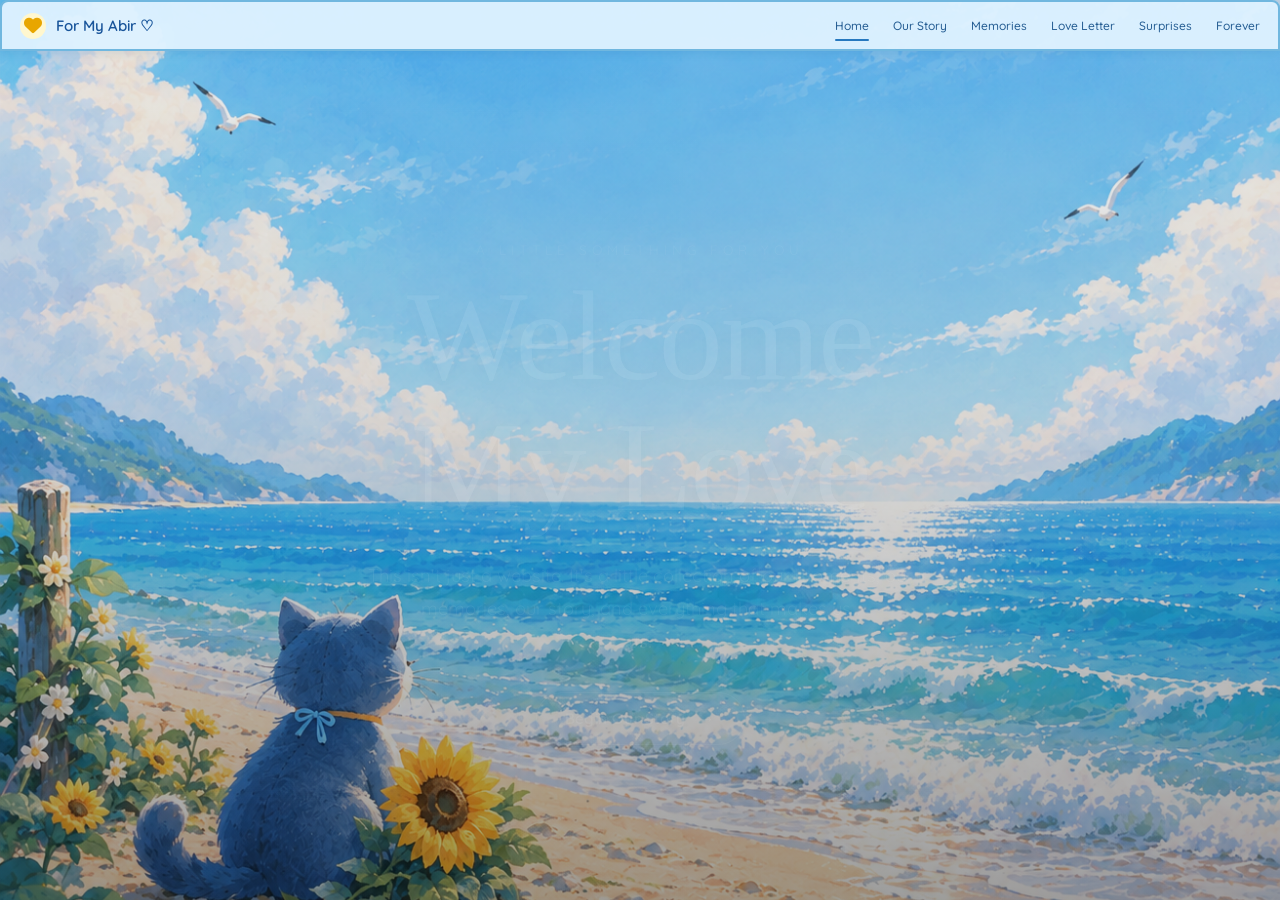
<file: index.html>
<!DOCTYPE html>
<html lang="en">
<head>
    <meta charset="UTF-8">
    <meta name="viewport" content="width=device-width, initial-scale=1.0">

    <meta name="theme-color" content="#120b18">
    <meta name="description" content="A little world made just for Abir.">

    <meta http-equiv="refresh" content="0; url=html/welcome.html">

    <title>For My Abir ♡</title>

    <style>
        * {
            margin: 0;
            padding: 0;
            box-sizing: border-box;
        }

        body {
            min-height: 100vh;
            display: flex;
            align-items: center;
            justify-content: center;
            overflow: hidden;

            font-family: 'Georgia', serif;
            color: #fff;

            background:
                radial-gradient(
                    circle at top left,
                    rgba(150, 70, 130, 0.25),
                    transparent 45%
                ),
                radial-gradient(
                    circle at bottom right,
                    rgba(100, 60, 160, 0.25),
                    transparent 45%
                ),
                linear-gradient(
                    135deg,
                    #120b18,
                    #211127,
                    #100b18
                );
        }

        /* Background glow */

        body::before,
        body::after {
            content: "";
            position: fixed;
            width: 300px;
            height: 300px;
            border-radius: 50%;
            filter: blur(100px);
            opacity: 0.35;
            z-index: -1;
            animation: float 8s ease-in-out infinite alternate;
        }

        body::before {
            background: #c45a9a;
            top: -100px;
            left: -100px;
        }

        body::after {
            background: #7954c9;
            bottom: -100px;
            right: -100px;
            animation-delay: 2s;
        }

        /* Main glass card */

        .welcome-card {
            width: min(90%, 420px);
            padding: 45px 30px;
            text-align: center;

            background: rgba(255, 255, 255, 0.06);
            border: 1px solid rgba(255, 255, 255, 0.15);
            border-radius: 28px;

            backdrop-filter: blur(20px);
            -webkit-backdrop-filter: blur(20px);

            box-shadow:
                0 20px 60px rgba(0, 0, 0, 0.35),
                inset 0 1px 0 rgba(255, 255, 255, 0.08);

            animation: appear 1.2s ease forwards;
        }

        .heart {
            font-size: 45px;
            color: #ff9bcf;
            margin-bottom: 20px;

            display: inline-block;
            animation: heartbeat 1.5s infinite;
            text-shadow: 0 0 25px rgba(255, 120, 190, 0.6);
        }

        h1 {
            font-size: clamp(25px, 6vw, 35px);
            font-weight: normal;
            letter-spacing: 1px;
            margin-bottom: 15px;
            color: #ffe4f3;
        }

        p {
            font-size: 15px;
            line-height: 1.8;
            color: rgba(255, 255, 255, 0.72);
            margin-bottom: 28px;
        }

        /* Glass button */

        .glass-button {
            display: inline-flex;
            align-items: center;
            justify-content: center;
            gap: 10px;

            padding: 13px 25px;
            border-radius: 50px;

            color: #fff;
            text-decoration: none;
            font-size: 14px;
            letter-spacing: 0.5px;

            background: rgba(255, 255, 255, 0.08);
            border: 1px solid rgba(255, 255, 255, 0.25);

            backdrop-filter: blur(12px);
            -webkit-backdrop-filter: blur(12px);

            transition: all 0.3s ease;
        }

        .glass-button:hover {
            background: rgba(255, 150, 210, 0.18);
            border-color: rgba(255, 180, 225, 0.7);

            box-shadow: 0 0 30px rgba(255, 120, 190, 0.2);
            transform: translateY(-3px);
        }

        .arrow {
            font-size: 18px;
            transition: transform 0.3s ease;
        }

        .glass-button:hover .arrow {
            transform: translateX(5px);
        }

        .footer {
            margin-top: 30px;
            font-size: 12px;
            color: rgba(255, 255, 255, 0.4);
            letter-spacing: 1px;
        }

        /* Animations */

        @keyframes heartbeat {
            0%, 100% {
                transform: scale(1);
            }

            50% {
                transform: scale(1.15);
            }
        }

        @keyframes appear {
            from {
                opacity: 0;
                transform: translateY(25px);
            }

            to {
                opacity: 1;
                transform: translateY(0);
            }
        }

        @keyframes float {
            from {
                transform: translate(0, 0);
            }

            to {
                transform: translate(50px, 40px);
            }
        }

        /* Mobile */

        @media (max-width: 480px) {
            .welcome-card {
                padding: 35px 22px;
            }

            .heart {
                font-size: 38px;
            }

            p {
                font-size: 14px;
            }
        }

        @media (prefers-reduced-motion: reduce) {
            *,
            *::before,
            *::after {
                animation: none !important;
                transition: none !important;
            }
        }
    </style>
</head>

<body>

    <main class="welcome-card">

        <div class="heart">♡</div>

        <h1>For My Abir</h1>

        <p>
            A little world made just for you...<br>
            Filled with love, memories, and forever.
        </p>

        <a href="html/welcome.html" class="glass-button">
            <span>Enter Our Little World</span>
            <span class="arrow">→</span>
        </a>

        <div class="footer">
            MADE WITH LOVE ♡
        </div>

    </main>

</body>
</html>
</file>
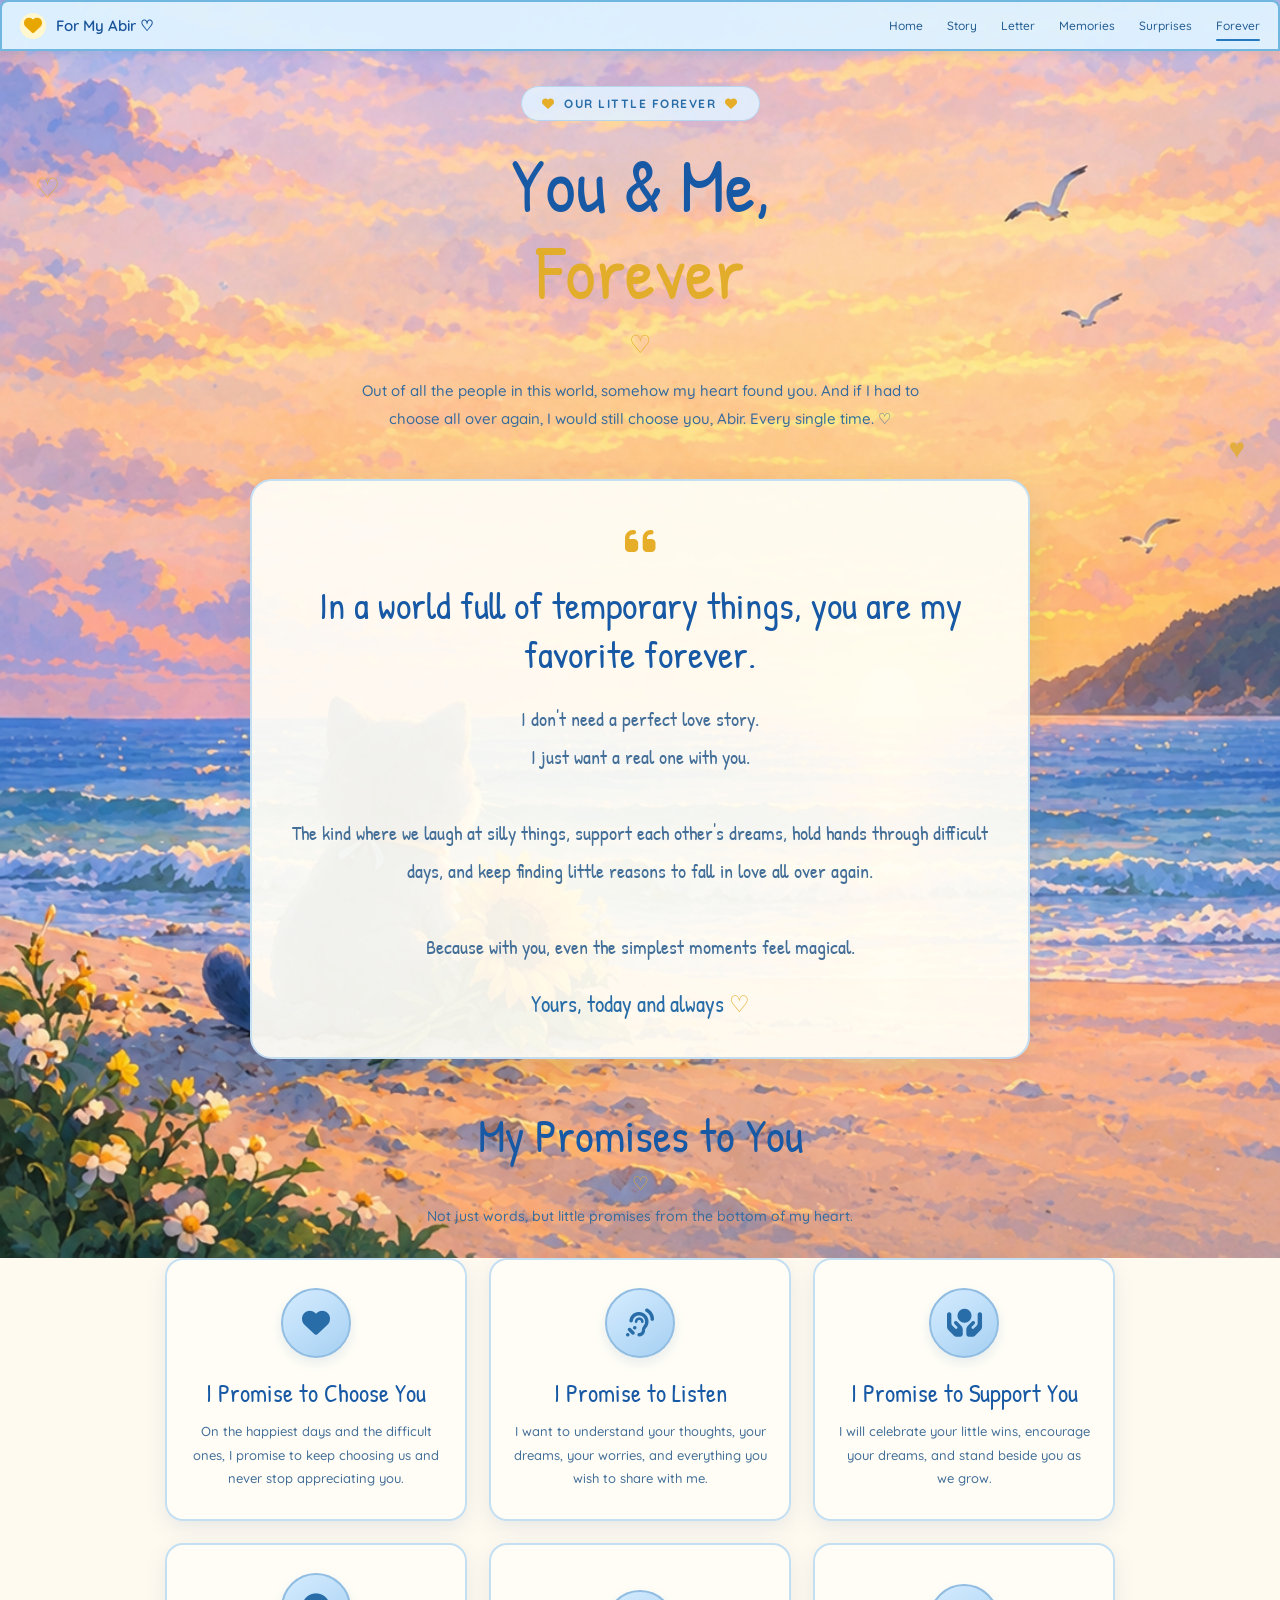
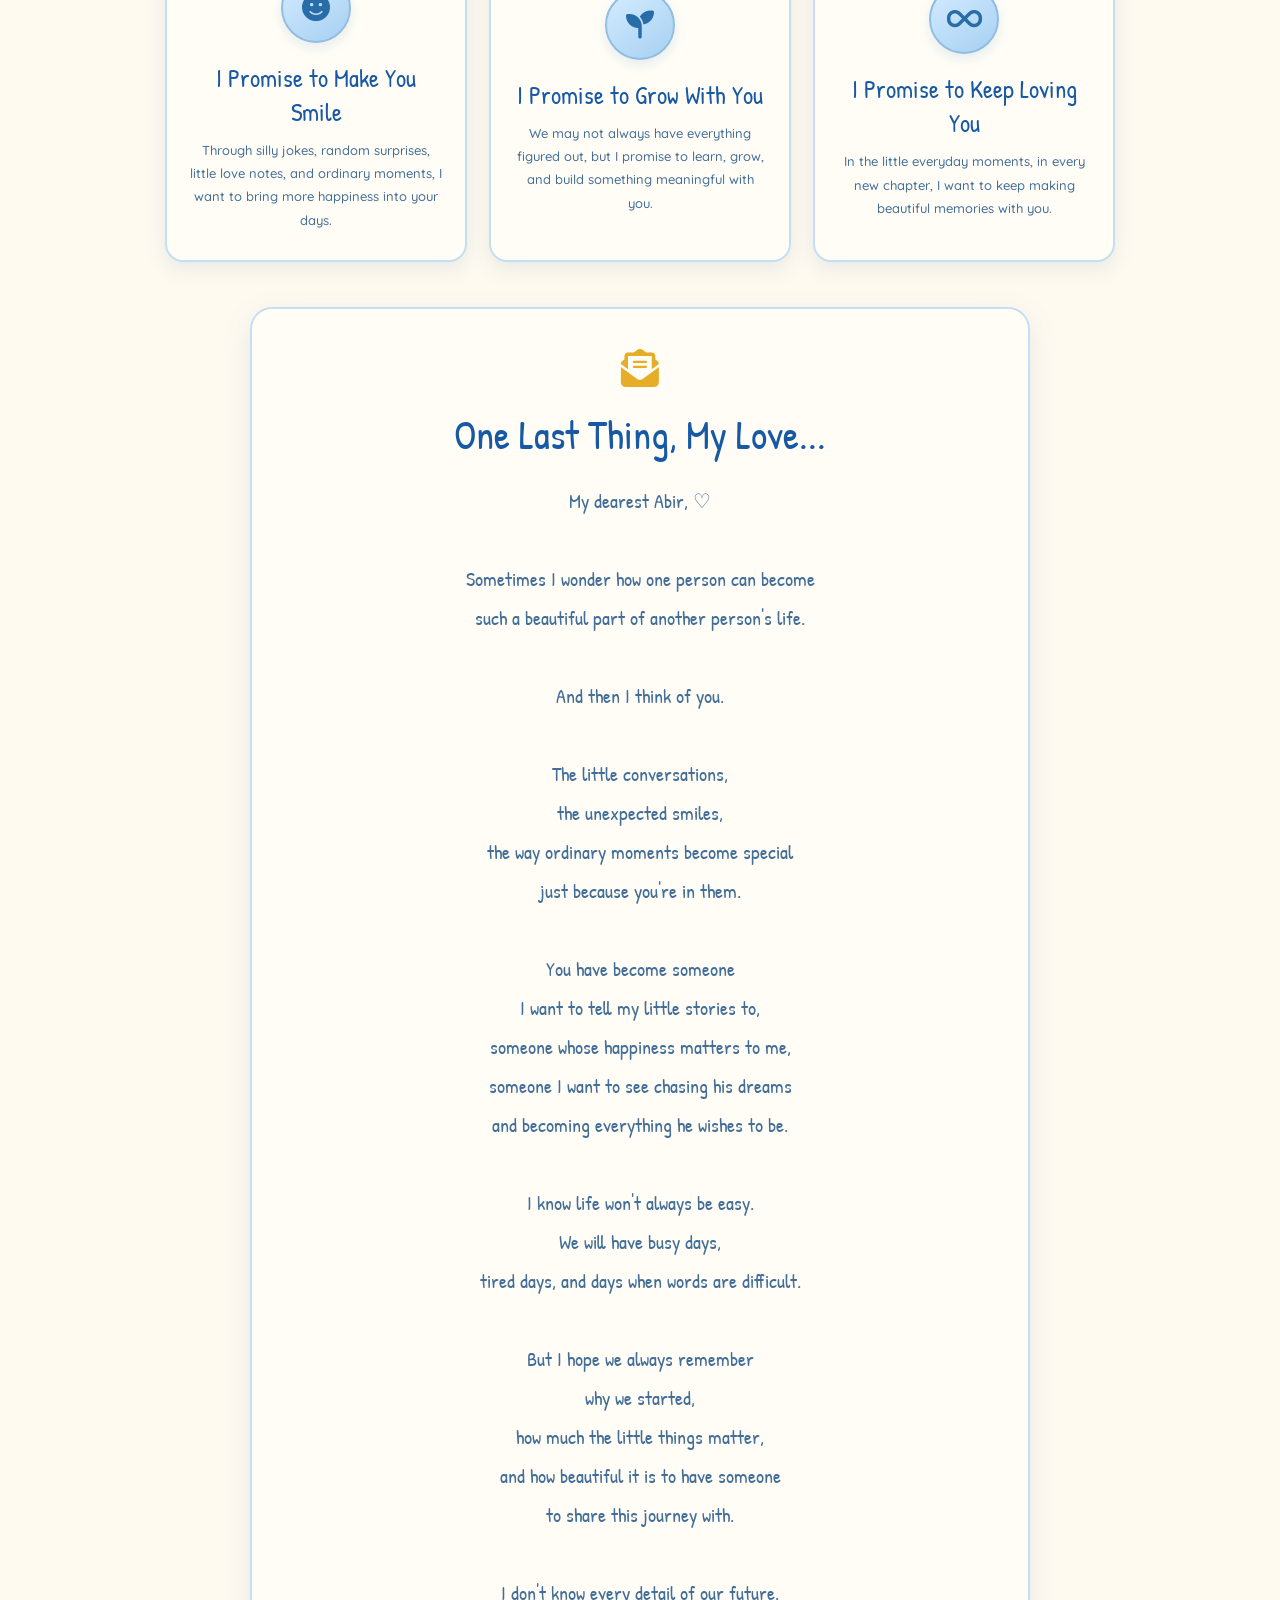
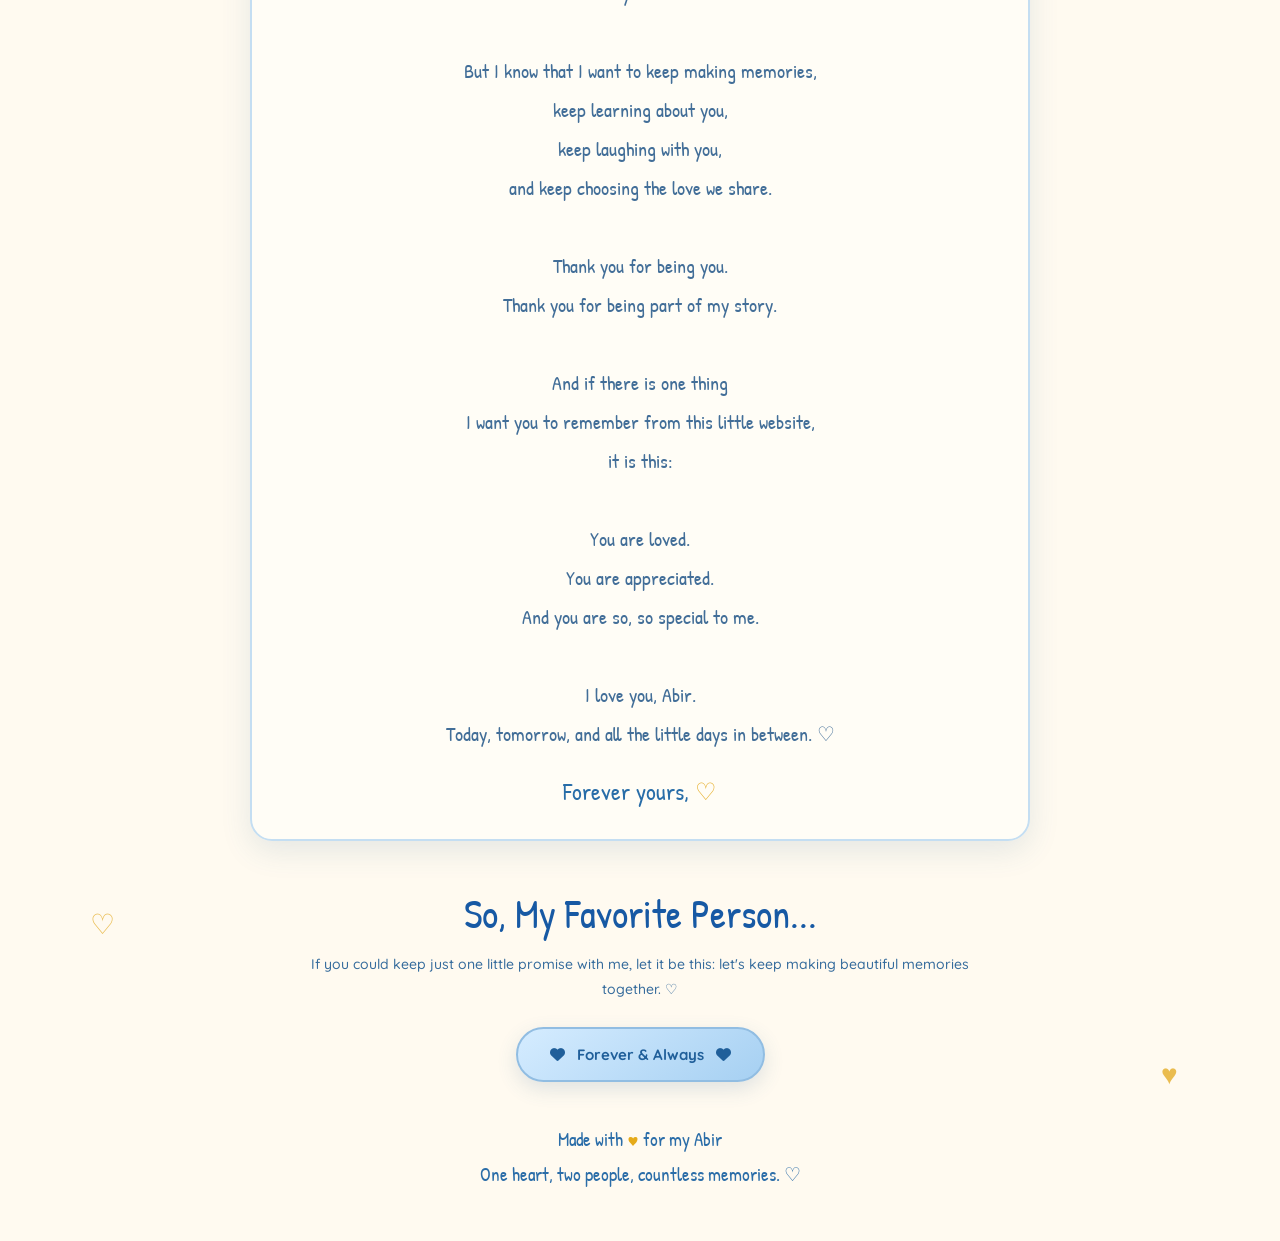
<file: html/forever.html>
<!DOCTYPE html>
<html lang="en">

<head>
    <meta charset="UTF-8">
    <meta name="viewport" content="width=device-width, initial-scale=1.0">
    <meta name="theme-color" content="#d7efff">

    <title>Forever & Always | For My Abir ♡</title>

    <!-- Google Fonts -->
    <link href="https://fonts.googleapis.com/css2?family=Patrick+Hand&family=Quicksand:wght@400;500;600;700&display=swap"
          rel="stylesheet">

    <!-- Font Awesome -->
    <link rel="stylesheet"
          href="https://cdnjs.cloudflare.com/ajax/libs/font-awesome/6.5.2/css/all.min.css">

    <!-- Shared Navbar CSS -->
    <link rel="stylesheet" href="../global.css">

    <style>

        /* =========================
           GLOBAL RESET
        ========================= */

        * {
            margin: 0;
            padding: 0;
            box-sizing: border-box;
        }

        html {
            scroll-behavior: smooth;
        }

        body {
            font-family: 'Quicksand', sans-serif;
            color: #18549a;
            overflow-x: hidden;
        }

        button {
            font-family: inherit;
        }

        /* =========================
           PAGE BACKGROUND
        ========================= */

        .forever-page {
            min-height: 100vh;
            position: relative;
            isolation: isolate;

            background-color: #fffaf0;

            background-image: url("../img/forever.png");
            background-position: center;
            background-repeat: no-repeat;
            background-size: cover;
            background-attachment: fixed;

            overflow: hidden;
        }


        /* =========================
           MAIN CONTAINER
        ========================= */

        .forever-container {
            width: min(100%, 1100px);

            margin: 0 auto;

            padding: 35px 25px 50px;

            position: relative;
            z-index: 1;
        }

        /* =========================
           HERO SECTION
        ========================= */

        .forever-hero {
            text-align: center;

            max-width: 750px;

            margin: 0 auto 45px;

            animation: fadeUp 0.9s ease both;
        }

        .forever-small-heading {
            display: inline-flex;
            align-items: center;
            justify-content: center;

            gap: 9px;

            padding: 9px 20px;

            margin-bottom: 20px;

            background: rgba(225, 241, 255, 0.90);

            border: 1px solid #b6d5ee;
            border-radius: 30px;

            color: #286da8;

            font-size: 12px;
            font-weight: 700;

            letter-spacing: 1.5px;
        }

        .forever-small-heading i {
            color: #e5ad28;
        }

        .forever-hero h1 {
            font-family: 'Patrick Hand', cursive;

            font-size: clamp(45px, 7vw, 76px);
            font-weight: 400;

            line-height: 1.15;

            color: #1759a4;

            margin-bottom: 10px;
        }

        .forever-hero h1 span {
            color: #e2ad2a;
        }

        .hero-heart {
            display: block;

            color: #e5ad28;

            font-size: 25px;

            margin: 12px 0 18px;

            animation: heartbeat 2s ease-in-out infinite;
        }

        .forever-hero p {
            max-width: 600px;

            margin: 0 auto;

            font-size: 15px;
            font-weight: 500;

            line-height: 1.9;

            color: #356b9c;
        }

        /* =========================
           LOVE QUOTE CARD
        ========================= */

        .forever-quote {
            width: 100%;
            max-width: 780px;

            margin: 0 auto 45px;

            padding: 38px 35px;

            text-align: center;

            background: rgba(255, 253, 246, 0.94);

            border: 2px solid #c4def2;
            border-radius: 22px;

            box-shadow:
                0 10px 30px rgba(57, 105, 150, 0.13);

            animation: fadeUp 0.9s ease both;
            animation-delay: 0.15s;
        }

        .quote-icon {
            font-size: 35px;

            color: #e5ad28;

            margin-bottom: 18px;
        }

        .forever-quote h2 {
            font-family: 'Patrick Hand', cursive;

            font-size: clamp(27px, 4vw, 38px);
            font-weight: 400;

            line-height: 1.3;

            color: #1759a4;

            margin-bottom: 20px;
        }

        .forever-quote p {
            font-family: 'Patrick Hand', cursive;

            font-size: 20px;

            line-height: 1.9;

            color: #426e98;
        }

        .quote-signature {
            display: block;

            margin-top: 22px;

            font-family: 'Patrick Hand', cursive;

            font-size: 23px;

            color: #286da8;
        }

        .quote-signature span {
            color: #e5ad28;
        }

        /* =========================
           PROMISES SECTION
        ========================= */

        .promise-section {
            margin: 0 auto 45px;
        }

        .section-heading {
            text-align: center;

            margin-bottom: 30px;

            animation: fadeUp 0.8s ease both;
        }

        .section-heading h2 {
            font-family: 'Patrick Hand', cursive;

            font-size: clamp(34px, 5vw, 46px);
            font-weight: 400;

            color: #1759a4;
        }

        .section-heading span {
            display: block;

            margin-top: 5px;

            font-size: 19px;

            color: #e5ad28;
        }

        .section-heading p {
            margin-top: 10px;

            font-size: 14px;
            font-weight: 500;

            line-height: 1.7;

            color: #356b9c;
        }

        /* =========================
           PROMISE GRID
        ========================= */

        .promise-grid {
            display: grid;

            grid-template-columns: repeat(3, minmax(0, 1fr));

            gap: 22px;

            width: 100%;
            max-width: 950px;

            margin: 0 auto;
        }

        /* =========================
           PROMISE CARD
        ========================= */

        .promise-card {
            min-height: 220px;

            padding: 28px 22px;

            display: flex;
            flex-direction: column;
            align-items: center;
            justify-content: center;

            text-align: center;

            background: rgba(255, 253, 246, 0.94);

            border: 2px solid #c4def2;
            border-radius: 18px;

            box-shadow:
                0 7px 20px rgba(57, 105, 150, 0.12);

            transition:
                transform 0.3s ease,
                box-shadow 0.3s ease,
                border-color 0.3s ease;

            animation: fadeUp 0.8s ease both;
        }

        .promise-card:hover {
            transform: translateY(-7px);

            border-color: #82b8e0;

            box-shadow:
                0 13px 28px rgba(57, 105, 150, 0.19);
        }

        .promise-card:nth-child(2) {
            animation-delay: 0.12s;
        }

        .promise-card:nth-child(3) {
            animation-delay: 0.24s;
        }

        .promise-card:nth-child(4) {
            animation-delay: 0.36s;
        }

        .promise-card:nth-child(5) {
            animation-delay: 0.48s;
        }

        .promise-card:nth-child(6) {
            animation-delay: 0.60s;
        }

        .promise-icon {
            width: 70px;
            height: 70px;

            display: flex;
            align-items: center;
            justify-content: center;

            margin-bottom: 18px;

            background: linear-gradient(
                145deg,
                #d5ecff,
                #a6d0f2
            );

            border: 2px solid #91bde2;
            border-radius: 50%;

            color: #286da8;

            font-size: 28px;

            box-shadow:
                0 5px 12px rgba(65, 122, 173, 0.13);
        }

        .promise-card h3 {
            font-family: 'Patrick Hand', cursive;

            font-size: 25px;
            font-weight: 400;

            color: #1759a4;

            margin-bottom: 10px;
        }

        .promise-card p {
            font-size: 13px;
            font-weight: 500;

            line-height: 1.8;

            color: #426e98;
        }

        /* =========================
           LOVE LETTER SECTION
        ========================= */

        .forever-letter {
            width: 100%;
            max-width: 780px;

            margin: 0 auto 45px;

            padding: 35px 35px 32px;

            background: rgba(255, 253, 246, 0.95);

            border: 2px solid #c4def2;
            border-radius: 22px;

            box-shadow:
                0 10px 30px rgba(57, 105, 150, 0.13);

            text-align: center;

            animation: fadeUp 0.8s ease both;
        }

        .letter-top-icon {
            font-size: 38px;

            color: #e5ad28;

            margin-bottom: 15px;
        }

        .forever-letter h2 {
            font-family: 'Patrick Hand', cursive;

            font-size: clamp(30px, 4vw, 40px);
            font-weight: 400;

            color: #1759a4;

            margin-bottom: 20px;
        }

        .letter-content {
            font-family: 'Patrick Hand', cursive;

            font-size: 20px;

            line-height: 1.95;

            color: #426e98;

            white-space: pre-line;
        }

        .letter-signature {
            margin-top: 22px;

            font-family: 'Patrick Hand', cursive;

            font-size: 24px;

            color: #286da8;
        }

        .letter-signature span {
            color: #e5ad28;
        }

        /* =========================
           FOREVER BUTTON SECTION
        ========================= */

        .forever-button-section {
            text-align: center;

            max-width: 700px;

            margin: 0 auto 40px;

            animation: fadeUp 0.8s ease both;
        }

        .forever-button-section h2 {
            font-family: 'Patrick Hand', cursive;

            font-size: clamp(30px, 4vw, 40px);
            font-weight: 400;

            color: #1759a4;

            margin-bottom: 12px;
        }

        .forever-button-section p {
            font-size: 14px;
            font-weight: 500;

            line-height: 1.8;

            color: #356b9c;

            margin-bottom: 25px;
        }

        .forever-button {
            display: inline-flex;
            align-items: center;
            justify-content: center;

            gap: 12px;

            padding: 16px 32px;

            background: linear-gradient(
                145deg,
                #d5ecff,
                #a6d0f2
            );

            border: 2px solid #91bde2;
            border-radius: 40px;

            color: #205f9a;

            font-size: 15px;
            font-weight: 700;

            cursor: pointer;

            box-shadow:
                0 7px 20px rgba(57, 105, 150, 0.16);

            transition:
                transform 0.3s ease,
                box-shadow 0.3s ease,
                background 0.3s ease;
        }

        .forever-button:hover {
            transform: translateY(-4px) scale(1.03);

            background: linear-gradient(
                145deg,
                #e2f3ff,
                #b4dafa
            );

            box-shadow:
                0 12px 28px rgba(57, 105, 150, 0.23);
        }

        .forever-button:focus-visible {
            outline: 3px solid #286da8;
            outline-offset: 5px;
        }

        /* =========================
           DECORATIVE HEARTS
        ========================= */

        .heart-decoration {
            position: absolute;

            font-size: 28px;

            color: #e5ad28;

            opacity: 0.8;

            pointer-events: none;

            z-index: 0;

            animation: floatHeart 4s ease-in-out infinite;
        }

        .heart-one {
            top: 170px;
            left: 35px;
        }

        .heart-two {
            top: 430px;
            right: 35px;

            animation-delay: 1s;
        }

        .heart-three {
            bottom: 300px;
            left: 7%;

            animation-delay: 1.5s;
        }

        .heart-four {
            bottom: 150px;
            right: 8%;

            animation-delay: 2s;
        }

        /* =========================
           POPUP OVERLAY
        ========================= */

        .forever-overlay {
            position: fixed;
            inset: 0;

            z-index: 2000;

            display: flex;
            align-items: center;
            justify-content: center;

            padding: 20px;

            background: rgba(21, 52, 85, 0.30);

            backdrop-filter: blur(6px);
            -webkit-backdrop-filter: blur(6px);

            opacity: 0;
            visibility: hidden;

            transition:
                opacity 0.3s ease,
                visibility 0.3s ease;
        }

        .forever-overlay.show {
            opacity: 1;
            visibility: visible;
        }

        /* =========================
           POPUP BOX
        ========================= */

        .forever-popup {
            width: 100%;
            max-width: 460px;

            max-height: 85vh;
            overflow-y: auto;

            padding: 40px 30px 30px;

            position: relative;

            background: #fffaf0;

            border: 2px solid #c2dff5;
            border-radius: 22px;

            box-shadow:
                0 15px 50px rgba(15, 49, 83, 0.25);

            text-align: center;

            transform: translateY(20px) scale(0.95);

            transition: transform 0.3s ease;
        }

        .forever-overlay.show .forever-popup {
            transform: translateY(0) scale(1);
        }

        /* =========================
           POPUP CLOSE BUTTON
        ========================= */

        .close-forever-popup {
            position: absolute;

            top: 12px;
            right: 12px;

            width: 34px;
            height: 34px;

            display: flex;
            align-items: center;
            justify-content: center;

            border: 1px solid #b6d4ec;
            border-radius: 50%;

            background: #e6f4ff;

            color: #205f9a;

            font-size: 17px;

            cursor: pointer;

            transition:
                background 0.2s ease,
                transform 0.2s ease;
        }

        .close-forever-popup:hover {
            background: #cce8fb;
            transform: rotate(90deg);
        }

        /* =========================
           POPUP CONTENT
        ========================= */

        .forever-popup-icon {
            font-size: 48px;

            color: #e5ad28;

            margin-bottom: 18px;

            animation: heartbeat 2s ease-in-out infinite;
        }

        .forever-popup h2 {
            font-family: 'Patrick Hand', cursive;

            font-size: 36px;
            font-weight: 400;

            color: #1759a4;

            margin-bottom: 18px;
        }

        .forever-popup-message {
            font-family: 'Patrick Hand', cursive;

            font-size: 20px;
            line-height: 1.9;

            color: #356b9c;

            white-space: pre-line;
        }

        .forever-popup-heart {
            margin-top: 22px;

            color: #e5ad28;

            font-size: 28px;
        }

        /* =========================
           FOOTER
        ========================= */

        .forever-footer {
            text-align: center;

            margin-top: 35px;

            font-family: 'Patrick Hand', cursive;

            font-size: 19px;

            line-height: 1.8;

            color: #2b6da8;

            position: relative;
            z-index: 1;
        }

        .forever-footer span {
            color: #e5aa19;
        }

        /* =========================
           ANIMATIONS
        ========================= */

        @keyframes fadeUp {

            from {
                opacity: 0;
                transform: translateY(20px);
            }

            to {
                opacity: 1;
                transform: translateY(0);
            }

        }

        @keyframes heartbeat {

            0%, 100% {
                transform: scale(1);
            }

            50% {
                transform: scale(1.15);
            }

        }

        @keyframes floatHeart {

            0%, 100% {
                transform: translateY(0);
            }

            50% {
                transform: translateY(-10px);
            }

        }

        /* =========================
           TABLET
        ========================= */

        @media (max-width: 850px) {

            .forever-container {
                padding: 30px 20px 40px;
            }

            .promise-grid {
                grid-template-columns: repeat(2, minmax(0, 1fr));
                gap: 20px;
            }

            .promise-card {
                min-height: 210px;
            }

            .heart-one {
                left: 10px;
            }

            .heart-two {
                right: 10px;
            }

        }

        /* =========================
           MOBILE
        ========================= */

        @media (max-width: 600px) {

            .forever-page {
                background-attachment: scroll;
            }

            .forever-container {
                padding: 25px 18px 35px;
            }

            .forever-hero {
                margin-bottom: 30px;
            }

            .forever-small-heading {
                font-size: 10px;
                padding: 8px 15px;
            }

            .forever-hero h1 {
                font-size: 47px;
            }

            .forever-hero p {
                font-size: 13px;
                line-height: 1.8;
            }

            .forever-quote {
                padding: 30px 22px;

                margin-bottom: 35px;
            }

            .forever-quote h2 {
                font-size: 29px;
            }

            .forever-quote p {
                font-size: 18px;
                line-height: 1.8;
            }

            .promise-section {
                margin-bottom: 35px;
            }

            .section-heading {
                margin-bottom: 22px;
            }

            .section-heading h2 {
                font-size: 36px;
            }

            .section-heading p {
                font-size: 13px;
            }

            .promise-grid {
                grid-template-columns: 1fr;
                max-width: 380px;

                gap: 18px;
            }

            .promise-card {
                min-height: 200px;

                padding: 25px 20px;
            }

            .promise-card h3 {
                font-size: 24px;
            }

            .promise-card p {
                font-size: 13px;
            }

            .forever-letter {
                padding: 30px 22px;

                margin-bottom: 35px;
            }

            .forever-letter h2 {
                font-size: 32px;
            }

            .letter-content {
                font-size: 18px;
                line-height: 1.85;
            }

            .letter-signature {
                font-size: 22px;
            }

            .forever-button-section h2 {
                font-size: 32px;
            }

            .forever-button-section p {
                font-size: 13px;
            }

            .forever-button {
                padding: 14px 24px;
                font-size: 13px;
            }

            .forever-popup {
                padding: 40px 22px 25px;
            }

            .forever-popup h2 {
                font-size: 30px;
            }

            .forever-popup-message {
                font-size: 18px;
            }

            .heart-decoration {
                font-size: 22px;
            }

            .heart-one {
                top: 120px;
                left: 5px;
            }

            .heart-two {
                top: 400px;
                right: 5px;
            }

            .forever-footer {
                font-size: 16px;
            }

        }

        /* =========================
           EXTRA SMALL MOBILE
        ========================= */

        @media (max-width: 380px) {

            .forever-container {
                padding: 22px 13px 30px;
            }

            .forever-hero h1 {
                font-size: 40px;
            }

            .forever-quote {
                padding: 25px 17px;
            }

            .forever-quote h2 {
                font-size: 26px;
            }

            .forever-quote p {
                font-size: 17px;
            }

            .promise-card {
                padding: 22px 16px;
            }

            .forever-letter {
                padding: 25px 17px;
            }

            .letter-content {
                font-size: 17px;
            }

            .forever-popup h2 {
                font-size: 27px;
            }

            .forever-popup-message {
                font-size: 17px;
            }

        }

    </style>

</head>

<body>

    <div class="forever-page">

        <!-- =========================
             SHARED NAVBAR
        ========================= -->

        <header class="navbar">

            <a href="welcome.html" class="nav-brand">

                <span class="brand-icon">
                    <i class="fa-solid fa-heart"></i>
                </span>

                <span>For My Abir ♡</span>

            </a>

            <nav class="nav-links" id="navLinks">

                <a href="welcome.html">Home</a>

                <a href="story.html">Story</a>

                <a href="letter.html">Letter</a>

                <a href="memories.html">Memories</a>

                <a href="surprises.html">Surprises</a>

                <a href="forever.html" class="active">Forever</a>

            </nav>

            <button class="menu-toggle"
                    id="menuToggle"
                    aria-label="Toggle navigation"
                    aria-expanded="false">

                <i class="fa-solid fa-bars"></i>

            </button>

        </header>

        <!-- Navbar blur layer -->
        <div class="blur-layer" id="blurLayer"></div>


        <!-- =========================
             DECORATIVE HEARTS
        ========================= -->

        <span class="heart-decoration heart-one">♡</span>
        <span class="heart-decoration heart-two">♥</span>
        <span class="heart-decoration heart-three">♡</span>
        <span class="heart-decoration heart-four">♥</span>


        <!-- =========================
             MAIN CONTENT
        ========================= -->

        <main class="forever-container">

            <!-- HERO -->

            <section class="forever-hero">

                <div class="forever-small-heading">
                    <i class="fa-solid fa-heart"></i>
                    OUR LITTLE FOREVER
                    <i class="fa-solid fa-heart"></i>
                </div>

                <h1>
                    You & Me,
                    <br>
                    <span>Forever</span>
                </h1>

                <span class="hero-heart">♡</span>

                <p>
                    Out of all the people in this world,
                    somehow my heart found you.
                    And if I had to choose all over again,
                    I would still choose you, Abir.
                    Every single time. ♡
                </p>

            </section>


            <!-- =========================
                 LOVE QUOTE
            ========================= -->

            <section class="forever-quote">

                <div class="quote-icon">
                    <i class="fa-solid fa-quote-left"></i>
                </div>

                <h2>
                    In a world full of temporary things,
                    you are my favorite forever.
                </h2>

                <p>
                    I don't need a perfect love story.
                    <br>
                    I just want a real one with you.
                    <br><br>

                    The kind where we laugh at silly things,
                    support each other's dreams,
                    hold hands through difficult days,
                    and keep finding little reasons
                    to fall in love all over again.
                    <br><br>

                    Because with you,
                    even the simplest moments feel magical.
                </p>

                <span class="quote-signature">
                    Yours, today and always <span>♡</span>
                </span>

            </section>


            <!-- =========================
                 PROMISES SECTION
            ========================= -->

            <section class="promise-section">

                <div class="section-heading">

                    <h2>My Promises to You</h2>

                    <span>♡</span>

                    <p>
                        Not just words, but little promises
                        from the bottom of my heart.
                    </p>

                </div>


                <div class="promise-grid">

                    <!-- PROMISE 1 -->

                    <article class="promise-card">

                        <div class="promise-icon">
                            <i class="fa-solid fa-heart"></i>
                        </div>

                        <h3>I Promise to Choose You</h3>

                        <p>
                            On the happiest days and the difficult ones,
                            I promise to keep choosing us
                            and never stop appreciating you.
                        </p>

                    </article>


                    <!-- PROMISE 2 -->

                    <article class="promise-card">

                        <div class="promise-icon">
                            <i class="fa-solid fa-ear-listen"></i>
                        </div>

                        <h3>I Promise to Listen</h3>

                        <p>
                            I want to understand your thoughts,
                            your dreams, your worries,
                            and everything you wish to share with me.
                        </p>

                    </article>


                    <!-- PROMISE 3 -->

                    <article class="promise-card">

                        <div class="promise-icon">
                            <i class="fa-solid fa-hands-holding-circle"></i>
                        </div>

                        <h3>I Promise to Support You</h3>

                        <p>
                            I will celebrate your little wins,
                            encourage your dreams,
                            and stand beside you as we grow.
                        </p>

                    </article>


                    <!-- PROMISE 4 -->

                    <article class="promise-card">

                        <div class="promise-icon">
                            <i class="fa-solid fa-face-smile"></i>
                        </div>

                        <h3>I Promise to Make You Smile</h3>

                        <p>
                            Through silly jokes, random surprises,
                            little love notes, and ordinary moments,
                            I want to bring more happiness into your days.
                        </p>

                    </article>


                    <!-- PROMISE 5 -->

                    <article class="promise-card">

                        <div class="promise-icon">
                            <i class="fa-solid fa-seedling"></i>
                        </div>

                        <h3>I Promise to Grow With You</h3>

                        <p>
                            We may not always have everything figured out,
                            but I promise to learn, grow,
                            and build something meaningful with you.
                        </p>

                    </article>


                    <!-- PROMISE 6 -->

                    <article class="promise-card">

                        <div class="promise-icon">
                            <i class="fa-solid fa-infinity"></i>
                        </div>

                        <h3>I Promise to Keep Loving You</h3>

                        <p>
                            In the little everyday moments,
                            in every new chapter,
                            I want to keep making beautiful memories with you.
                        </p>

                    </article>

                </div>

            </section>


            <!-- =========================
                 FOREVER LOVE LETTER
            ========================= -->

            <section class="forever-letter">

                <div class="letter-top-icon">
                    <i class="fa-solid fa-envelope-open-text"></i>
                </div>

                <h2>One Last Thing, My Love...</h2>

                <div class="letter-content">My dearest Abir, ♡

Sometimes I wonder how one person can become
such a beautiful part of another person's life.

And then I think of you.

The little conversations,
the unexpected smiles,
the way ordinary moments become special
just because you're in them.

You have become someone
I want to tell my little stories to,
someone whose happiness matters to me,
someone I want to see chasing his dreams
and becoming everything he wishes to be.

I know life won't always be easy.
We will have busy days,
tired days, and days when words are difficult.

But I hope we always remember
why we started,
how much the little things matter,
and how beautiful it is to have someone
to share this journey with.

I don't know every detail of our future.

But I know that I want to keep making memories,
keep learning about you,
keep laughing with you,
and keep choosing the love we share.

Thank you for being you.
Thank you for being part of my story.

And if there is one thing
I want you to remember from this little website,
it is this:

You are loved.
You are appreciated.
And you are so, so special to me.

I love you, Abir.
Today, tomorrow, and all the little days in between. ♡</div>

                <div class="letter-signature">
                    Forever yours, <span>♡</span>
                </div>

            </section>


            <!-- =========================
                 FOREVER BUTTON
            ========================= -->

            <section class="forever-button-section">

                <h2>So, My Favorite Person...</h2>

                <p>
                    If you could keep just one little promise with me,
                    let it be this:
                    let's keep making beautiful memories together. ♡
                </p>

                <button class="forever-button" id="foreverButton">

                    <i class="fa-solid fa-heart"></i>

                    Forever & Always

                    <i class="fa-solid fa-heart"></i>

                </button>

            </section>


            <!-- FOOTER -->

            <footer class="forever-footer">

                Made with <span>♥</span> for my Abir

                <br>

                One heart, two people, countless memories. ♡

            </footer>

        </main>

    </div>


    <!-- =========================
         FOREVER POPUP
    ========================= -->

    <div class="forever-overlay"
         id="foreverOverlay"
         role="dialog"
         aria-modal="true"
         aria-labelledby="foreverPopupTitle">

        <div class="forever-popup">

            <button class="close-forever-popup"
                    id="closeForeverPopup"
                    aria-label="Close popup">

                <i class="fa-solid fa-xmark"></i>

            </button>

            <div class="forever-popup-icon">
                <i class="fa-solid fa-heart"></i>
            </div>

            <h2 id="foreverPopupTitle">
                Forever & Always
            </h2>

            <p class="forever-popup-message">My Abir, ♡

If I could choose one person
to share a thousand little moments with,
I would choose you.

For the laughter,
for the silly conversations,
for the dreams,
and for all the beautiful days still waiting for us.

I don't need a perfect forever.

I just want a real one with you.

I love you, endlessly. ♡</p>

            <div class="forever-popup-heart">
                ♡
            </div>

        </div>

    </div>


    <!-- =========================
         JAVASCRIPT
    ========================= -->

    <script>

        /* =========================
           NAVBAR FUNCTIONALITY
        ========================= */

        const menuToggle = document.getElementById("menuToggle");
        const navLinks = document.getElementById("navLinks");
        const blurLayer = document.getElementById("blurLayer");

        function closeMenu() {

            navLinks.classList.remove("open");
            blurLayer.classList.remove("show");

            menuToggle.setAttribute("aria-expanded", "false");

            menuToggle.innerHTML =
                '<i class="fa-solid fa-bars"></i>';

        }

        menuToggle.addEventListener("click", function () {

            const isOpen = navLinks.classList.toggle("open");

            blurLayer.classList.toggle("show", isOpen);

            menuToggle.setAttribute("aria-expanded", isOpen);

            menuToggle.innerHTML = isOpen
                ? '<i class="fa-solid fa-xmark"></i>'
                : '<i class="fa-solid fa-bars"></i>';

        });

        blurLayer.addEventListener("click", closeMenu);

        navLinks.querySelectorAll("a").forEach(function (link) {

            link.addEventListener("click", closeMenu);

        });


        /* =========================
           FOREVER POPUP
        ========================= */

        const foreverButton =
            document.getElementById("foreverButton");

        const foreverOverlay =
            document.getElementById("foreverOverlay");

        const closeForeverPopup =
            document.getElementById("closeForeverPopup");


        /* Open popup */

        foreverButton.addEventListener("click", function () {

            foreverOverlay.classList.add("show");

            document.body.style.overflow = "hidden";

            closeForeverPopup.focus();

        });


        /* Close popup */

        function closeForever() {

            foreverOverlay.classList.remove("show");

            document.body.style.overflow = "";

            foreverButton.focus();

        }


        closeForeverPopup.addEventListener(
            "click",
            closeForever
        );


        /* Close when clicking outside */

        foreverOverlay.addEventListener("click", function (event) {

            if (event.target === foreverOverlay) {
                closeForever();
            }

        });


        /* Close with Escape */

        document.addEventListener("keydown", function (event) {

            if (event.key === "Escape") {

                closeMenu();

                if (foreverOverlay.classList.contains("show")) {
                    closeForever();
                }

            }

        });

    </script>

</body>
</html>
</file>
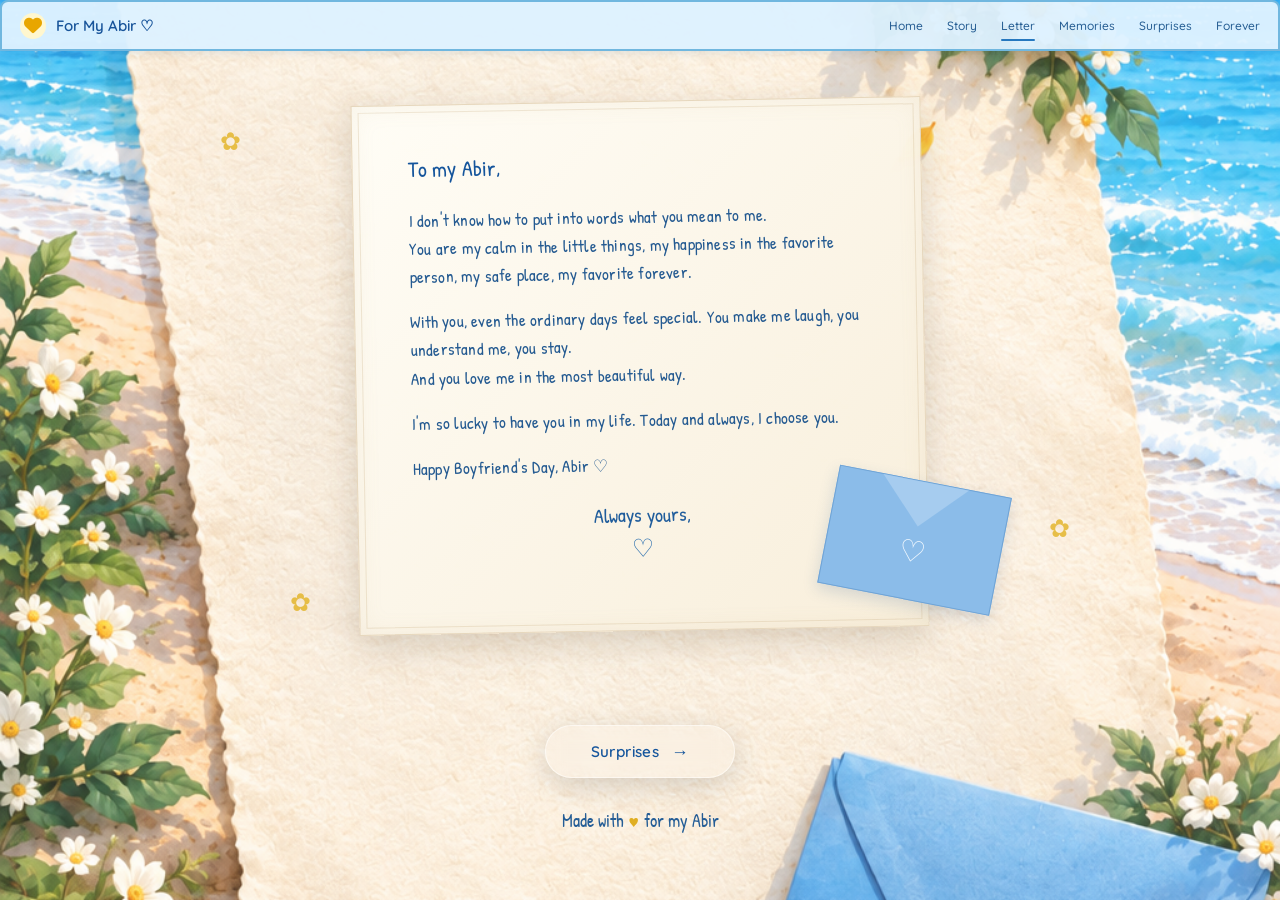
<file: html/letter.html>
<!DOCTYPE html>
<html lang="en">

<head>
    <meta charset="UTF-8">
    <meta name="viewport" content="width=device-width, initial-scale=1.0">
    <meta name="theme-color" content="#d7efff">
    <meta name="description" content="A little love letter written just for Abir.">

    <title>My Love Letter | For My Abir ♡</title>

    <!-- Google Fonts -->
    <link rel="preconnect" href="https://fonts.googleapis.com">
    <link rel="preconnect" href="https://fonts.gstatic.com" crossorigin>

    <link
        href="https://fonts.googleapis.com/css2?family=Patrick+Hand&family=Quicksand:wght@400;500;600;700&display=swap"
        rel="stylesheet">

    <!-- Font Awesome -->
    <link
        rel="stylesheet"
        href="https://cdnjs.cloudflare.com/ajax/libs/font-awesome/6.5.2/css/all.min.css">

    <!-- Shared Navbar CSS -->
    <link rel="stylesheet" href="../global.css">

    <style>
        /* =========================
           RESET
        ========================= */

        * {
            margin: 0;
            padding: 0;
            box-sizing: border-box;
        }

        html {
            scroll-behavior: smooth;
        }

        body {
            font-family: 'Quicksand', sans-serif;
            color: #18549a;
            overflow-x: hidden;
        }

        button {
            font-family: inherit;
        }

        /* =========================
           PAGE BACKGROUND
        ========================= */

        .letter-page {
            min-height: 100vh;
            position: relative;
            isolation: isolate;

            background-image: url("../img/letter.png");
            background-size: cover;
            background-position: center;
            background-repeat: no-repeat;
            background-attachment: fixed;

            padding-bottom: 35px;
        }

        .letter-page::before {
            content: "";
            position: fixed;
            inset: 0;
            z-index: -1;

            background: rgba(255, 248, 235, 0.15);

            pointer-events: none;
        }

        /* =========================
           LETTER MAIN CONTAINER
        ========================= */

        .letter-container {
            width: 100%;
            max-width: 1000px;

            margin: 0 auto;
            padding: 50px 25px 35px;

            display: flex;
            align-items: center;
            justify-content: center;

            position: relative;
        }

        /* =========================
           PAPER LETTER
        ========================= */

        .letter-paper {
            width: 100%;
            max-width: 570px;

            min-height: 530px;

            padding: 45px 55px 35px;

            position: relative;

            background:
                linear-gradient(
                    135deg,
                    rgba(255, 253, 246, 0.98),
                    rgba(248, 238, 218, 0.98)
                );

            border: 1px solid #e6d7bd;

            box-shadow:
                0 12px 35px rgba(83, 64, 39, 0.2),
                inset 0 0 25px rgba(190, 158, 106, 0.1);

            transform: rotate(-1deg);

            animation: letterAppear 1s ease both;
        }

        /* Paper border */

        .letter-paper::before {
            content: "";
            position: absolute;
            inset: 6px;

            border: 1px solid rgba(194, 166, 121, 0.25);

            pointer-events: none;
        }

        /* =========================
           SUNFLOWER DECORATION
        ========================= */

        .letter-sunflower {
            position: absolute;

            width: 125px;
            height: 125px;

            object-fit: contain;

            top: -35px;
            right: -30px;

            z-index: 5;

            filter: drop-shadow(
                0 4px 5px rgba(80, 70, 40, 0.12)
            );

            pointer-events: none;
        }

        /* =========================
           LETTER CONTENT
        ========================= */

        .letter-content {
            position: relative;
            z-index: 2;

            font-family: 'Patrick Hand', cursive;
            color: #245a91;

            font-size: 17px;
            line-height: 1.65;
            letter-spacing: 0.2px;
        }

        .letter-greeting {
            font-size: 22px;
            margin-bottom: 20px;
            color: #15559c;
        }

        .letter-content p {
            margin-bottom: 17px;
        }

        .letter-content .highlight {
            color: #15559c;
            font-weight: 600;
        }

        /* =========================
           LETTER SIGNATURE
        ========================= */

        .letter-signature {
            margin-top: 22px;

            font-family: 'Patrick Hand', cursive;
            font-size: 20px;

            color: #205d9c;

            text-align: center;

            position: relative;
            z-index: 3;
        }

        .letter-signature .signature-heart {
            display: block;

            margin-top: 3px;

            font-size: 25px;
            color: #2a6eae;
        }

        /* =========================
           ENVELOPE DECORATION
        ========================= */

        .envelope {
            position: absolute;

            width: 175px;
            height: 120px;

            right: -75px;
            bottom: 25px;

            background: #8bbce9;
            border: 1px solid #6fa3d5;

            box-shadow: 0 6px 15px rgba(45, 91, 145, 0.18);

            transform: rotate(12deg);

            z-index: 6;

            display: flex;
            align-items: center;
            justify-content: center;

            overflow: hidden;
        }

        /* Envelope flap */

        .envelope::before {
            content: "";

            position: absolute;

            top: -45px;
            left: 0;

            width: 0;
            height: 0;

            border-left: 87px solid transparent;
            border-right: 87px solid transparent;
            border-top: 90px solid #a6ccef;

            z-index: 2;
        }

        .envelope-heart {
            position: relative;
            z-index: 3;

            font-size: 30px;
            color: #f4faff;

            margin-top: 22px;
        }

        /* =========================
           SHELL DECORATION
        ========================= */

        .shell-decoration {
            position: absolute;

            bottom: 12px;
            left: 12%;

            font-size: 42px;
            color: #f3d9b9;

            transform: rotate(-20deg);

            filter: drop-shadow(
                0 3px 4px rgba(80, 70, 40, 0.12)
            );

            z-index: 2;
        }

        /* =========================
           SMALL FLOWERS
        ========================= */

        .flower-decoration {
            position: absolute;

            color: #e3b62d;
            font-size: 25px;
            opacity: 0.85;

            pointer-events: none;
        }

        .flower-one {
            top: 12%;
            left: 8%;
        }

        .flower-two {
            right: 7%;
            bottom: 20%;
        }

        .flower-three {
            left: 15%;
            bottom: 8%;
        }

        /* =========================
           NEXT PAGE BUTTON
        ========================= */

        .letter-next {
            display: flex;
            justify-content: center;
            align-items: center;

            margin: 25px auto 0;
            padding: 0 20px;

            position: relative;
            z-index: 3;
        }

        /* =========================
           FOOTER
        ========================= */

        .letter-footer {
            text-align: center;

            margin-top: 30px;
            padding: 0 15px;

            font-family: 'Patrick Hand', cursive;
            font-size: 18px;

            color: #245d96;

            position: relative;
            z-index: 2;
        }

        .letter-footer span {
            color: #e0ae22;
        }

        /* =========================
           ANIMATION
        ========================= */

        @keyframes letterAppear {
            from {
                opacity: 0;
                transform: translateY(25px) rotate(-3deg);
            }

            to {
                opacity: 1;
                transform: translateY(0) rotate(-1deg);
            }
        }

        /* =========================
           TABLET
        ========================= */

        @media (max-width: 800px) {

            .letter-container {
                padding: 45px 35px 35px;
            }

            .letter-paper {
                max-width: 520px;
                padding: 40px 40px 30px;
            }

            .letter-content {
                font-size: 16px;
            }

            .letter-sunflower {
                width: 105px;
                height: 105px;
            }

            .envelope {
                width: 140px;
                height: 100px;
                right: -45px;
            }

            .envelope::before {
                border-left-width: 70px;
                border-right-width: 70px;
            }
        }

        /* =========================
           MOBILE
        ========================= */

        @media (max-width: 600px) {

            .letter-page {
                background-attachment: scroll;
            }

            .letter-container {
                padding: 45px 22px 25px;
            }

            .letter-paper {
                max-width: 430px;
                min-height: auto;

                padding: 38px 25px 30px;

                transform: rotate(-0.5deg);
            }

            .letter-content {
                font-size: 16px;
                line-height: 1.6;
            }

            .letter-greeting {
                font-size: 20px;
                margin-bottom: 18px;
            }

            .letter-content p {
                margin-bottom: 15px;
            }

            .letter-sunflower {
                width: 85px;
                height: 85px;

                top: -22px;
                right: -12px;
            }

            .letter-signature {
                font-size: 18px;
            }

            .envelope {
                width: 100px;
                height: 75px;

                right: -15px;
                bottom: -20px;

                transform: rotate(10deg);
            }

            .envelope::before {
                top: -35px;

                border-left-width: 50px;
                border-right-width: 50px;
                border-top-width: 65px;
            }

            .envelope-heart {
                font-size: 23px;
            }

            .shell-decoration {
                font-size: 30px;

                left: 5%;
                bottom: -30px;
            }

            .flower-one {
                top: 8%;
                left: 3%;
            }

            .flower-two {
                right: 2%;
                bottom: 15%;
            }

            .flower-three {
                left: 10%;
                bottom: 5%;
            }

            .letter-next {
                margin-top: 30px;
            }

            .letter-footer {
                margin-top: 30px;
                font-size: 16px;
            }
        }

        /* =========================
           SMALL MOBILE
        ========================= */

        @media (max-width: 380px) {

            .letter-container {
                padding: 35px 15px 25px;
            }

            .letter-paper {
                padding: 35px 20px 28px;
            }

            .letter-content {
                font-size: 15px;
            }

            .letter-greeting {
                font-size: 18px;
            }

            .letter-sunflower {
                width: 72px;
                height: 72px;
            }

            .envelope {
                right: -10px;
            }
        }

        /* =========================
           REDUCED MOTION
        ========================= */

        @media (prefers-reduced-motion: reduce) {
            html {
                scroll-behavior: auto;
            }

            .letter-paper {
                animation: none;
            }
        }
    </style>
</head>

<body>

    <div class="letter-page">

        <!-- =========================
             SHARED NAVBAR
        ========================= -->

        <header class="navbar">

            <a href="welcome.html" class="nav-brand">

                <span class="brand-icon">
                    <i class="fa-solid fa-heart"></i>
                </span>

                <span>For My Abir ♡</span>

            </a>

            <nav class="nav-links" id="navLinks">

                <a href="welcome.html">Home</a>

                <a href="story.html">Story</a>

                <a href="letter.html" class="active">Letter</a>

                <a href="memories.html">Memories</a>

                <a href="surprises.html">Surprises</a>

                <a href="forever.html">Forever</a>

            </nav>

            <button
                class="menu-toggle"
                id="menuToggle"
                type="button"
                aria-label="Toggle navigation"
                aria-expanded="false">

                <i class="fa-solid fa-bars"></i>

            </button>

        </header>

        <!-- Navbar blur layer -->
        <div class="blur-layer" id="blurLayer"></div>


        <!-- =========================
             LETTER CONTENT
        ========================= -->

        <main class="letter-container">

            <!-- Decorative flowers -->

            <span class="flower-decoration flower-one">✿</span>
            <span class="flower-decoration flower-two">✿</span>
            <span class="flower-decoration flower-three">✿</span>


            <!-- Main letter paper -->

            <article class="letter-paper">

                <!-- Letter text -->

                <div class="letter-content">

                    <div class="letter-greeting">
                        To my Abir,
                    </div>

                    <p>
                        I don't know how to put into words
                        what you mean to me.
                        <br>

                        You are my calm in the little things,
                        my happiness in the favorite person,
                        my safe place, my favorite forever.
                    </p>

                    <p>
                        With you, even the ordinary days
                        feel special. You make me laugh,
                        you understand me, you stay.
                        <br>

                        And you love me in the most beautiful way.
                    </p>

                    <p>
                        I'm so lucky to have you in my life.
                        Today and always, I choose you.
                    </p>

                    <p>
                        Happy Boyfriend's Day, Abir ♡
                    </p>

                </div>


                <!-- Signature -->

                <div class="letter-signature">

                    Always yours,

                    <br>

                    <span class="signature-heart">♡</span>

                </div>


                <!-- Envelope -->

                <div class="envelope" aria-hidden="true">

                    <span class="envelope-heart">♡</span>

                </div>

                <!-- Shell decoration -->

                <div class="shell-decoration" aria-hidden="true">
                    <i class="fa-solid fa-shell"></i>
                </div>

            </article>

        </main>


        <!-- NEXT PAGE BUTTON -->

        <div class="letter-next">

            <a style="color: #15559c;" href="surprises.html" class="welcome-button">
                <span>Surprises</span>
                <span class="welcome-arrow">→</span>
            </a>

        </div>


        <!-- Footer -->

        <footer class="letter-footer">

            Made with <span>♥</span> for my Abir

        </footer>

    </div>


    <!-- =========================
         SHARED NAVBAR JAVASCRIPT
    ========================= -->

    <script src="../global.js"></script>

</body>

</html>
</file>
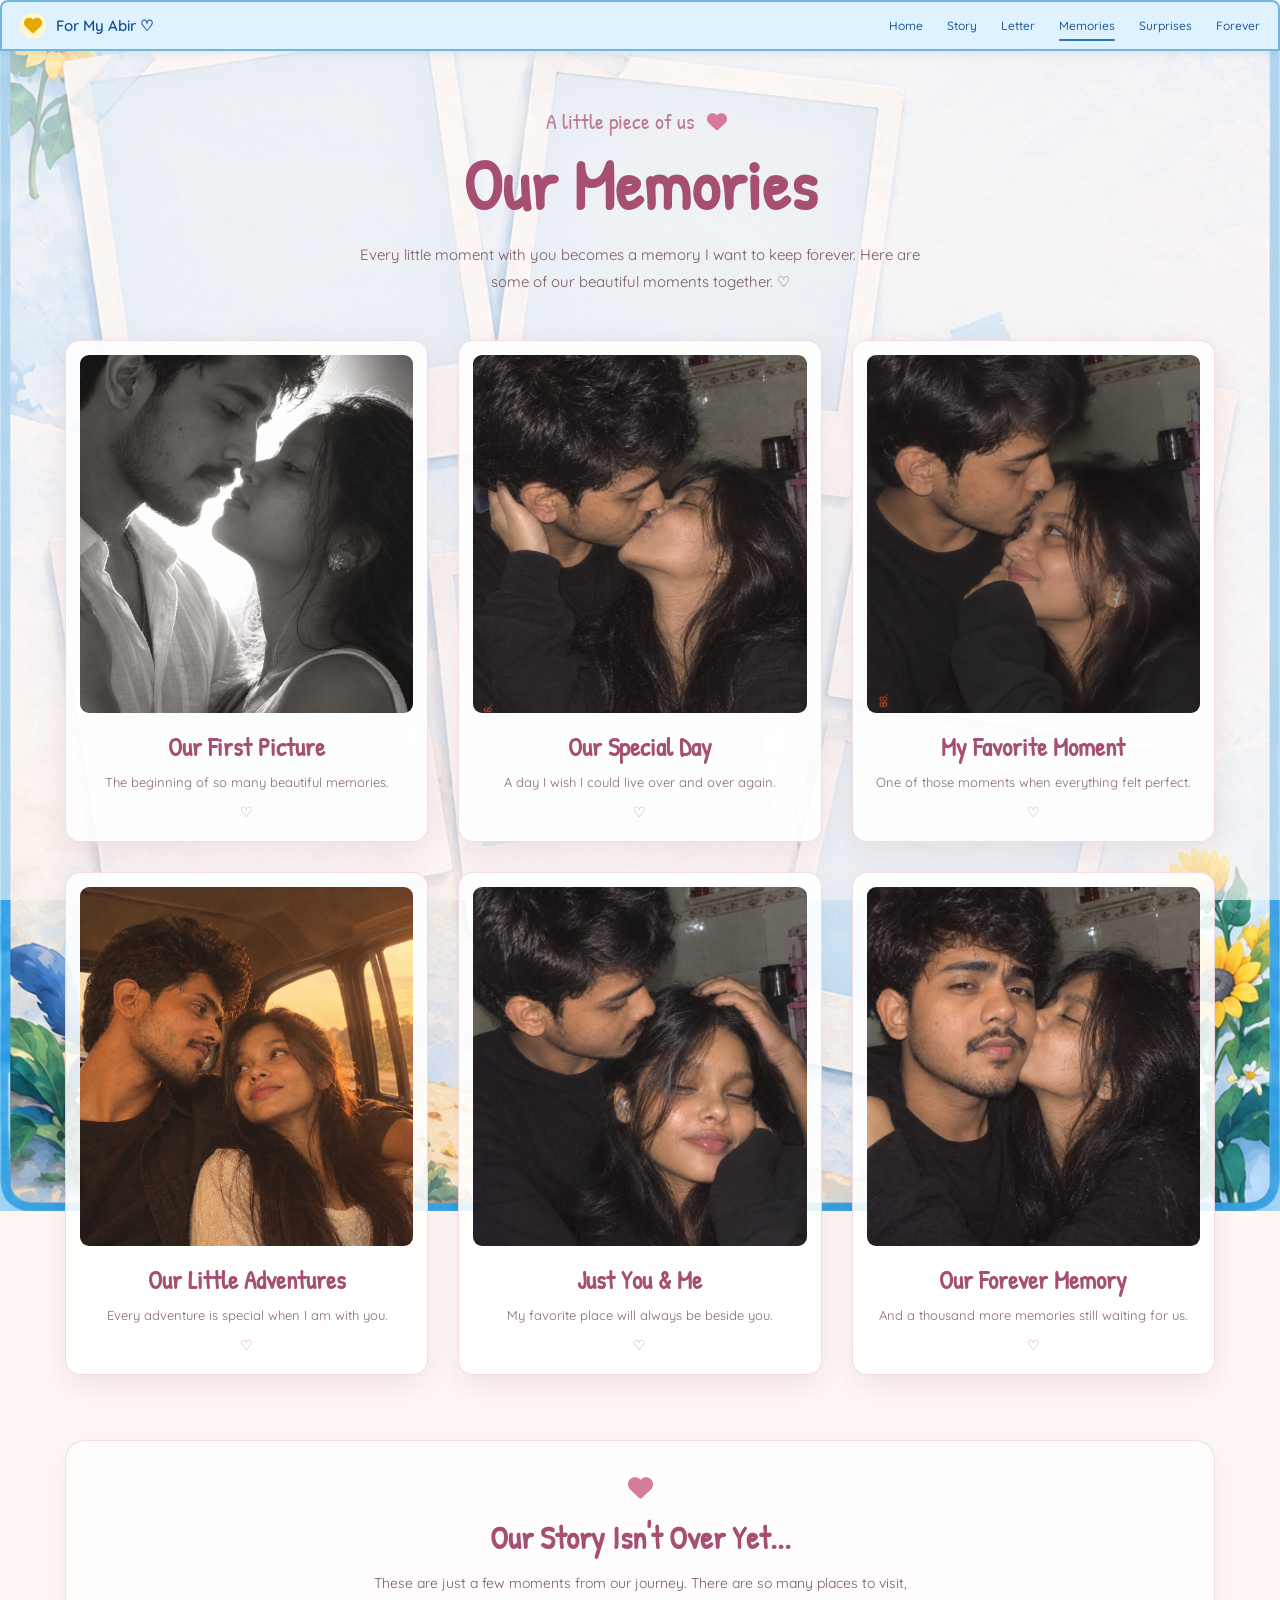
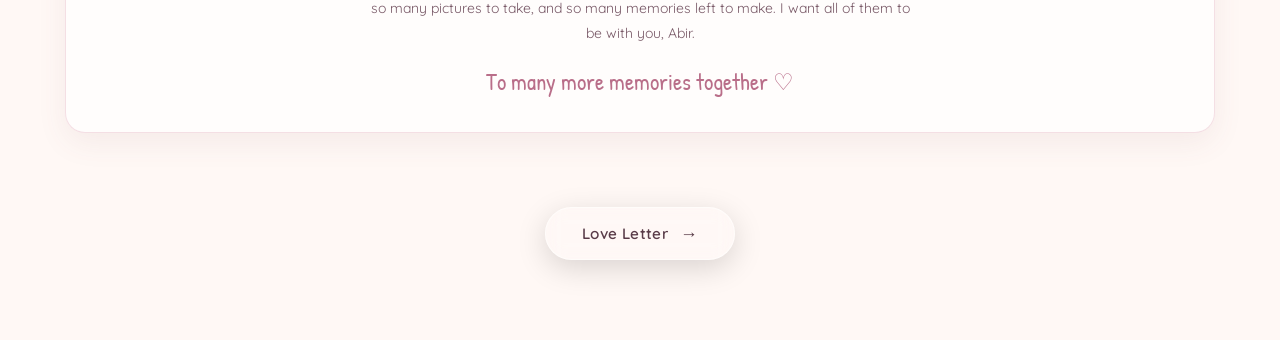
<file: html/memories.html>
<!DOCTYPE html>
<html lang="en">

<head>
    <meta charset="UTF-8">
    <meta name="viewport" content="width=device-width, initial-scale=1.0">

    <meta name="theme-color" content="#fff8f5">
    <meta name="description" content="Our little collection of memories, made with love.">

    <title>Our Memories ♡</title>

    <!-- Google Fonts -->
    <link rel="preconnect" href="https://fonts.googleapis.com">
    <link rel="preconnect" href="https://fonts.gstatic.com" crossorigin>

    <link
        href="https://fonts.googleapis.com/css2?family=Patrick+Hand&family=Quicksand:wght@400;500;600;700&display=swap"
        rel="stylesheet">

    <!-- Font Awesome -->
    <link
        rel="stylesheet"
        href="https://cdnjs.cloudflare.com/ajax/libs/font-awesome/6.5.2/css/all.min.css">

    <!-- Global CSS -->
    <link rel="stylesheet" href="../global.css">

    <style>
        /* =========================================
           BASE
        ========================================= */

        * {
            margin: 0;
            padding: 0;
            box-sizing: border-box;
        }

        body {
            font-family: 'Quicksand', sans-serif;
            min-height: 100vh;
            color: #593b48;
            overflow-x: hidden;
            background: #fff8f5;
        }

        /* =========================================
           BACKGROUND
        ========================================= */

        .memories-page {
            min-height: 100vh;
            position: relative;
            isolation: isolate;

            padding: 55px 20px 80px;

            background-image: url("../img/memory.png");
            background-position: center;
            background-size: cover;
            background-repeat: no-repeat;
            background-attachment: fixed;
        }

        .memories-page::before {
            content: "";
            position: fixed;
            inset: 0;
            z-index: -1;

            background: rgba(255, 247, 245, 0.60);

            pointer-events: none;
        }

        /* =========================================
           MAIN CONTAINER
        ========================================= */

        .memories-container {
            max-width: 1150px;
            margin: 0 auto;
        }

        /* =========================================
           HEADING
        ========================================= */

        .memories-heading {
            text-align: center;
            margin-bottom: 45px;
        }

        .memories-heading .small-title {
            font-family: 'Patrick Hand', cursive;
            font-size: 22px;
            color: #bd7a91;
            margin-bottom: 10px;
        }

        .memories-heading h1 {
            font-family: 'Patrick Hand', cursive;
            font-size: clamp(42px, 7vw, 70px);
            color: #a64f72;
            line-height: 1.1;
            margin-bottom: 18px;
        }

        .memories-heading p {
            font-size: 15px;
            line-height: 1.8;
            max-width: 580px;
            margin: 0 auto;
            color: #795967;
        }

        .heading-heart {
            color: #d77b9b;
            font-size: 20px;
            margin: 0 8px;
        }

        /* =========================================
           MEMORY GALLERY
        ========================================= */

        .memory-gallery {
            display: grid;
            grid-template-columns: repeat(3, minmax(0, 1fr));
            gap: 30px;
            margin-top: 35px;
        }

        /* =========================================
           MEMORY CARD
        ========================================= */

        .memory-card {
            background: rgba(255, 255, 255, 0.88);

            border: 1px solid rgba(224, 166, 184, 0.4);
            border-radius: 15px;

            padding: 14px 14px 20px;

            box-shadow: 0 10px 30px rgba(128, 71, 91, 0.12);

            transition:
                transform 0.3s ease,
                box-shadow 0.3s ease;

            overflow: hidden;
        }

        .memory-card:hover {
            transform: translateY(-7px) rotate(-1deg);

            box-shadow: 0 18px 38px rgba(128, 71, 91, 0.20);
        }

        /* =========================================
           MEMORY PHOTO
        ========================================= */

        .memory-photo {
            width: 100%;
            aspect-ratio: 4 / 4.3;

            position: relative;
            overflow: hidden;

            border-radius: 9px;

            background: rgba(248, 226, 233, 0.45);
        }

        .memory-photo img {
            width: 100%;
            height: 100%;

            object-fit: cover;
            object-position: center;

            display: block;

            transition: transform 0.4s ease;
        }

        .memory-photo:hover img {
            transform: scale(1.04);
        }

        /* =========================================
           MEMORY CAPTION
        ========================================= */

        .memory-caption {
            text-align: center;
            padding: 17px 5px 0;
        }

        .memory-caption h3 {
            font-family: 'Patrick Hand', cursive;
            color: #a64f72;
            font-size: 25px;
            margin-bottom: 7px;
        }

        .memory-caption p {
            font-size: 13px;
            line-height: 1.7;
            color: #876775;
        }

        .caption-heart {
            display: block;
            margin-top: 10px;
            color: #d88ca6;
            font-size: 14px;
        }

        /* =========================================
           BOTTOM MESSAGE
        ========================================= */

        .memories-footer {
            text-align: center;

            margin-top: 65px;
            padding: 35px 20px;

            background: rgba(255, 255, 255, 0.70);

            border: 1px solid rgba(224, 166, 184, 0.35);
            border-radius: 20px;

            box-shadow: 0 10px 30px rgba(128, 71, 91, 0.08);
        }

        .memories-footer > i {
            color: #d77b9b;
            font-size: 25px;
            margin-bottom: 15px;
        }

        .memories-footer h2 {
            font-family: 'Patrick Hand', cursive;
            color: #a64f72;
            font-size: 32px;
            margin-bottom: 12px;
        }

        .memories-footer p {
            color: #795967;
            font-size: 14px;
            line-height: 1.8;
            max-width: 550px;
            margin: 0 auto;
        }

        .footer-signature {
            font-family: 'Patrick Hand', cursive;
            color: #b96e89;
            font-size: 23px;
            margin-top: 20px;
        }

        /* =========================================
           NEXT PAGE BUTTON
        ========================================= */

        .memories-next {
            display: flex;
            justify-content: center;
            align-items: center;

            margin-top: 40px;
        }

        /* =========================================
           TABLET
        ========================================= */

        @media (max-width: 900px) {
            .memory-gallery {
                grid-template-columns: repeat(2, minmax(0, 1fr));
                gap: 22px;
            }
        }

        /* =========================================
           MOBILE
        ========================================= */

        @media (max-width: 550px) {
            .memories-page {
                padding: 40px 15px 55px;
                background-attachment: scroll;
            }

            .memories-heading {
                margin-bottom: 30px;
            }

            .memories-heading .small-title {
                font-size: 19px;
            }

            .memories-heading p {
                font-size: 13px;
            }

            .memory-gallery {
                grid-template-columns: 1fr;
                gap: 25px;

                max-width: 370px;
                margin: 0 auto;
            }

            .memory-card {
                padding: 12px 12px 18px;
            }

            .memory-photo {
                aspect-ratio: 4 / 3.8;
            }

            .memories-footer {
                margin-top: 45px;
                padding: 28px 18px;
            }

            .memories-footer h2 {
                font-size: 27px;
            }

            .footer-signature {
                font-size: 21px;
            }

            .memories-next {
                margin-top: 30px;
            }
        }

        /* =========================================
           ACCESSIBILITY
        ========================================= */

        @media (prefers-reduced-motion: reduce) {
            .memory-card,
            .memory-photo img {
                transition: none;
            }

            .memory-card:hover {
                transform: none;
            }

            .memory-photo:hover img {
                transform: none;
            }
        }
    </style>
</head>

<body>

    <!-- =========================================
         GLOBAL NAVBAR
    ========================================= -->

    <header class="navbar">

        <a href="welcome.html" class="nav-brand">
            <span class="brand-icon">
                <i class="fa-solid fa-heart"></i>
            </span>

            <span>For My Abir ♡</span>
        </a>

        <nav class="nav-links" id="navLinks">

            <a href="welcome.html">Home</a>

            <a href="story.html">Story</a>

            <a href="letter.html">Letter</a>

            <a href="memories.html" class="active">Memories</a>

            <a href="surprises.html">Surprises</a>

            <a href="forever.html">Forever</a>

        </nav>

        <button
            class="menu-toggle"
            id="menuToggle"
            type="button"
            aria-label="Toggle navigation"
            aria-expanded="false">

            <i class="fa-solid fa-bars"></i>

        </button>

    </header>

    <!-- Navbar Blur Overlay -->
    <div class="blur-layer" id="blurLayer"></div>


    <!-- =========================================
         MEMORIES PAGE
    ========================================= -->

    <main class="memories-page">

        <div class="memories-container">

            <!-- PAGE HEADING -->

            <section class="memories-heading">

                <div class="small-title">
                    A little piece of us
                    <i class="fa-solid fa-heart heading-heart"></i>
                </div>

                <h1>Our Memories</h1>

                <p>
                    Every little moment with you becomes a memory
                    I want to keep forever. Here are some of our
                    beautiful moments together. ♡
                </p>

            </section>


            <!-- =====================================
                 PHOTO GALLERY
                 Change image paths in src=""
            ====================================== -->

            <section class="memory-gallery">

                <!-- MEMORY 1 -->

                <div class="memory-card">

                    <div class="memory-photo">

                        <img
                            src="../img/first-date.jpeg"
                            alt="Our First Picture"
                            loading="lazy">

                    </div>

                    <div class="memory-caption">

                        <h3>Our First Picture</h3>

                        <p>
                            The beginning of so many beautiful memories.
                        </p>

                        <span class="caption-heart">♡</span>

                    </div>

                </div>


                <!-- MEMORY 2 -->

                <div class="memory-card">

                    <div class="memory-photo">

                        <img
                            src="../img/special-day.jpeg"
                            alt="Our Special Day"
                            loading="lazy">

                    </div>

                    <div class="memory-caption">

                        <h3>Our Special Day</h3>

                        <p>
                            A day I wish I could live over and over again.
                        </p>

                        <span class="caption-heart">♡</span>

                    </div>

                </div>


                <!-- MEMORY 3 -->

                <div class="memory-card">

                    <div class="memory-photo">

                        <img
                            src="../img/favorite-moment.jpeg"
                            alt="My Favorite Moment"
                            loading="lazy">

                    </div>

                    <div class="memory-caption">

                        <h3>My Favorite Moment</h3>

                        <p>
                            One of those moments when everything felt perfect.
                        </p>

                        <span class="caption-heart">♡</span>

                    </div>

                </div>


                <!-- MEMORY 4 -->

                <div class="memory-card">

                    <div class="memory-photo">

                        <img
                            src="../img/adventure.jpeg"
                            alt="Our Little Adventures"
                            loading="lazy">

                    </div>

                    <div class="memory-caption">

                        <h3>Our Little Adventures</h3>

                        <p>
                            Every adventure is special when I am with you.
                        </p>

                        <span class="caption-heart">♡</span>

                    </div>

                </div>


                <!-- MEMORY 5 -->

                <div class="memory-card">

                    <div class="memory-photo">

                        <img
                            src="../img/just-us.jpeg"
                            alt="Just You and Me"
                            loading="lazy">

                    </div>

                    <div class="memory-caption">

                        <h3>Just You &amp; Me</h3>

                        <p>
                            My favorite place will always be beside you.
                        </p>

                        <span class="caption-heart">♡</span>

                    </div>

                </div>


                <!-- MEMORY 6 -->

                <div class="memory-card">

                    <div class="memory-photo">

                        <img
                            src="../img/forever.jpeg"
                            alt="Our Forever Memory"
                            loading="lazy">

                    </div>

                    <div class="memory-caption">

                        <h3>Our Forever Memory</h3>

                        <p>
                            And a thousand more memories still waiting for us.
                        </p>

                        <span class="caption-heart">♡</span>

                    </div>

                </div>

            </section>


            <!-- =====================================
                 BOTTOM LOVE MESSAGE
            ====================================== -->

            <section class="memories-footer">

                <i class="fa-solid fa-heart"></i>

                <h2>Our Story Isn't Over Yet...</h2>

                <p>
                    These are just a few moments from our journey.
                    There are so many places to visit, so many pictures
                    to take, and so many memories left to make.
                    I want all of them to be with you, Abir.
                </p>

                <div class="footer-signature">
                    To many more memories together ♡
                </div>

            </section>


            <!-- NEXT PAGE BUTTON -->

            <div class="memories-next">

                <a style="color: #593b48;" href="letter.html" class="welcome-button">
                    <span>Love Letter</span>
                    <span class="welcome-arrow">→</span>
                </a>

            </div>

        </div>

    </main>


    <!-- =========================================
         GLOBAL NAVBAR JAVASCRIPT
    ========================================= -->

    <script src="../global.js"></script>

</body>

</html>
</file>
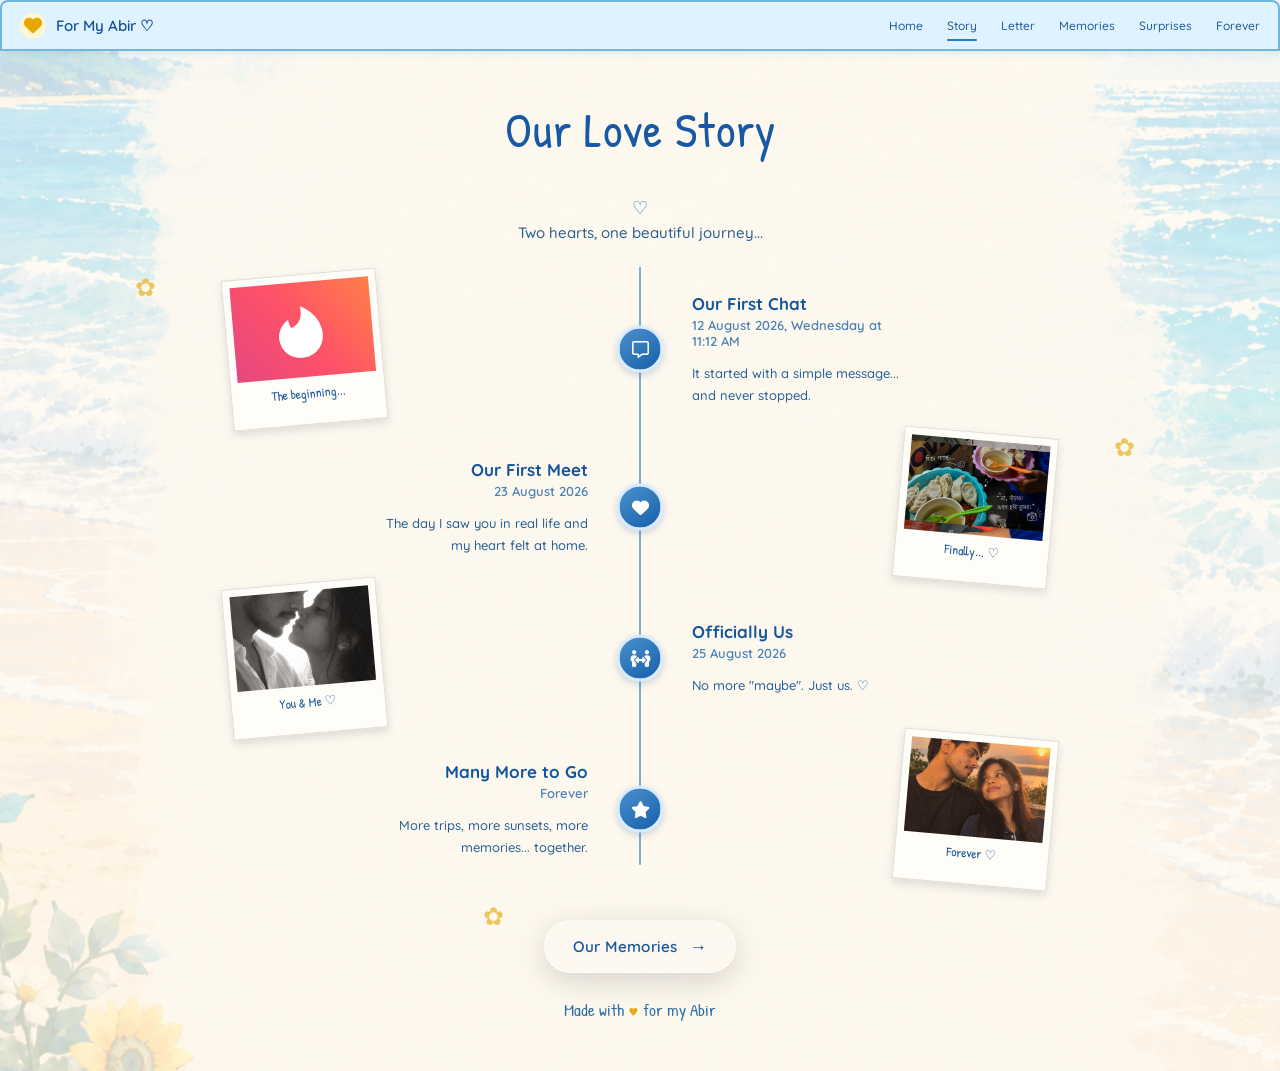
<file: html/story.html>
<!DOCTYPE html>
<html lang="en">

<head>
    <meta charset="UTF-8">
    <meta name="viewport" content="width=device-width, initial-scale=1.0">
    <meta name="theme-color" content="#d7efff">
    <meta name="description" content="Our beautiful love story, made just for Abir.">

    <title>Our Love Story | For My Abir ♡</title>

    <!-- Google Fonts -->
    <link rel="preconnect" href="https://fonts.googleapis.com">
    <link rel="preconnect" href="https://fonts.gstatic.com" crossorigin>
    <link href="https://fonts.googleapis.com/css2?family=Patrick+Hand&family=Quicksand:wght@400;500;600;700&display=swap" rel="stylesheet">

    <!-- Font Awesome -->
    <link rel="stylesheet" href="https://cdnjs.cloudflare.com/ajax/libs/font-awesome/6.5.2/css/all.min.css">

    <!-- Global CSS -->
    <link rel="stylesheet" href="../global.css">

    <style>
        /* =========================================
           STORY PAGE RESET
        ========================================= */

        * {
            box-sizing: border-box;
        }

        html {
            scroll-behavior: smooth;
        }

        body {
            margin: 0;
            padding: 0;
            font-family: 'Quicksand', sans-serif;
            color: #18549a;
            background: #fffaf0;
            overflow-x: hidden;
        }

        a {
            text-decoration: none;
            color: inherit;
        }

        button {
            font-family: inherit;
        }

        /* =========================================
           STORY BACKGROUND
        ========================================= */

        .story-page {
            min-height: 100vh;
            position: relative;
            isolation: isolate;
            overflow: hidden;

            background-color: #fffaf0;
            background-image: url("../img/story.png");
            background-position: center;
            background-repeat: no-repeat;
            background-size: cover;
            background-attachment: fixed;
        }

        .story-page::before {
            content: "";
            position: absolute;
            inset: 0;
            z-index: -1;

            background: rgba(255, 250, 240, 0.76);
            pointer-events: none;
        }

        /* =========================================
           STORY CONTENT
        ========================================= */

        .story-container {
            width: min(100%, 1050px);
            margin: 0 auto;
            padding: 10px 30px 50px;

            position: relative;
            z-index: 1;
        }

        /* Heading */

        .story-heading {
            text-align: center;
            margin: 0 auto 25px;
            position: relative;
            z-index: 2;

            animation: fadeUp 0.8s ease both;
        }

        .story-heading h1 {
            font-family: 'Patrick Hand', cursive;
            font-size: clamp(35px, 5vw, 48px);
            font-weight: 400;
            letter-spacing: 1px;
            line-height: 1.2;
            color: #1759a4;
        }

        .heading-heart {
            display: block;
            margin-top: -2px;
            color: #2677c0;
            font-size: 18px;
        }

        .story-heading p {
            margin-top: 4px;
            font-size: 15px;
            font-weight: 500;
            color: #285e91;
        }

        /* =========================================
           TIMELINE
        ========================================= */

        .timeline {
            width: 100%;
            max-width: 850px;
            margin: 0 auto;
            position: relative;
        }

        /* Vertical center line */

        .timeline::before {
            content: "";
            position: absolute;
            top: 0;
            bottom: 20px;
            left: 50%;

            width: 2px;
            transform: translateX(-50%);

            background: #79add5;
            border-radius: 10px;
        }

        .timeline-item {
            width: 100%;
            min-height: 145px;

            display: grid;
            grid-template-columns: 1fr 70px 1fr;
            align-items: center;

            position: relative;

            animation: fadeUp 0.7s ease both;
        }

        .timeline-item:nth-child(1) {
            animation-delay: 0.15s;
        }

        .timeline-item:nth-child(2) {
            animation-delay: 0.3s;
        }

        .timeline-item:nth-child(3) {
            animation-delay: 0.45s;
        }

        .timeline-item:nth-child(4) {
            animation-delay: 0.6s;
        }

        /* Timeline icons */

        .timeline-icon {
            width: 47px;
            height: 47px;

            display: flex;
            align-items: center;
            justify-content: center;

            position: absolute;
            top: 50%;
            left: 50%;
            transform: translate(-50%, -50%);

            z-index: 5;

            background: linear-gradient(145deg, #4a91ce, #1760a8);
            color: #ffffff;

            border: 3px solid #d9eaff;
            border-radius: 50%;

            box-shadow: 0 3px 7px rgba(22, 80, 140, 0.22);

            font-size: 17px;
        }

        /* =========================================
           POLAROID PHOTOS
        ========================================= */

        .timeline-photo {
            width: 155px;
            padding: 7px 7px 9px;

            background: #fffdf8;
            border: 1px solid #e0ddd5;

            box-shadow: 0 4px 9px rgba(75, 91, 110, 0.18);

            text-align: center;

            position: relative;
            z-index: 2;

            transition: transform 0.3s ease,
                        box-shadow 0.3s ease;
        }

        .timeline-photo:hover {
            transform: rotate(0deg) scale(1.06);
            box-shadow: 0 8px 18px rgba(50, 92, 135, 0.23);
            z-index: 10;
        }

        .timeline-photo img {
            display: block;
            width: 100%;
            height: 95px;

            object-fit: cover;
            background: #d8ecf9;
        }

        .timeline-photo p {
            margin-top: 7px;

            font-family: 'Patrick Hand', cursive;
            font-size: 13px;
            color: #1d5a9a;
        }

        .photo-left {
            grid-column: 1;
            justify-self: start;

            transform: rotate(-5deg);
            margin-left: 12px;
        }

        .photo-right {
            grid-column: 3;
            justify-self: end;

            transform: rotate(5deg);
            margin-right: 12px;
        }

        /* =========================================
           STORY TEXT
        ========================================= */

        .timeline-content {
            width: 100%;
            max-width: 225px;
            padding: 12px 5px;

            position: relative;
            z-index: 2;
        }

        .timeline-content h2 {
            font-size: 17px;
            font-weight: 700;
            color: #14559b;
            margin-bottom: 3px;
        }

        .timeline-content .date {
            display: block;

            font-size: 13px;
            font-weight: 600;
            color: #4c83b4;

            margin-bottom: 8px;
        }

        .timeline-content p {
            font-size: 13px;
            font-weight: 500;
            line-height: 1.7;
            color: #245e95;
        }

        /* =========================================
           TIMELINE ROW LAYOUT
        ========================================= */

        /* Row 1: Photo left, text right */

        .item-one .timeline-photo {
            grid-column: 1;
            justify-self: start;
        }

        .item-one .timeline-content {
            grid-column: 3;
            justify-self: start;
            text-align: left;
            margin-left: 12px;
        }

        /* Row 2: Text left, photo right */

        .item-two .timeline-content {
            grid-column: 1;
            justify-self: end;
            text-align: right;
            margin-right: 12px;
        }

        .item-two .timeline-photo {
            grid-column: 3;
            justify-self: end;
        }

        /* Row 3: Photo left, text right */

        .item-three .timeline-photo {
            grid-column: 1;
            justify-self: start;
        }

        .item-three .timeline-content {
            grid-column: 3;
            justify-self: start;
            text-align: left;
            margin-left: 12px;
        }

        /* Row 4: Text left, photo right */

        .item-four .timeline-content {
            grid-column: 1;
            justify-self: end;
            text-align: right;
            margin-right: 12px;
        }

        .item-four .timeline-photo {
            grid-column: 3;
            justify-self: end;
        }

        /* =========================================
           DECORATIONS
        ========================================= */

        .sunflower {
            position: absolute;
            width: 90px;
            height: 90px;

            object-fit: contain;
            z-index: 0;
            pointer-events: none;
            opacity: 0.95;
        }

        .sunflower-top {
            width: 105px;
            top: 5px;
            right: -5px;
            transform: rotate(10deg);
        }

        .sunflower-bottom-left {
            width: 110px;
            left: -10px;
            bottom: -15px;
            transform: rotate(-20deg);
        }

        .sunflower-bottom-right {
            width: 100px;
            right: -5px;
            bottom: 10px;
            transform: rotate(15deg);
        }

        .flower-decoration {
            position: absolute;
            color: #e8b72d;
            font-size: 25px;

            opacity: 0.75;
            pointer-events: none;
            z-index: 0;
        }

        .flower-one {
            top: 220px;
            left: 20px;
        }

        .flower-two {
            top: 380px;
            right: 30px;
        }

        .flower-three {
            bottom: 140px;
            left: 35%;
        }

        /* =========================================
           NEXT PAGE BUTTON
           Uses global.css glass button design
        ========================================= */

        .story-next {
            display: flex;
            justify-content: center;
            align-items: center;

            width: 100%;
            margin: 35px auto 15px;

            position: relative;
            z-index: 3;
        }

        .story-next .welcome-button {
            margin-top: 0;
        }

        /* =========================================
           FOOTER
        ========================================= */

        .story-footer {
            position: relative;
            z-index: 2;

            margin: 25px auto 0;
            text-align: center;

            font-family: 'Patrick Hand', cursive;
            font-size: 17px;
            color: #2b6da8;
        }

        .story-footer span {
            color: #e5aa19;
        }

        /* =========================================
           ANIMATIONS
        ========================================= */

        @keyframes fadeUp {
            from {
                opacity: 0;
                transform: translateY(20px);
            }

            to {
                opacity: 1;
                transform: translateY(0);
            }
        }

        /* =========================================
           TABLET RESPONSIVE
        ========================================= */

        @media (max-width: 800px) {

            .story-container {
                padding: 15px 20px 40px;
            }

            .timeline-photo {
                width: 135px;
            }

            .timeline-photo img {
                height: 85px;
            }

            .timeline-content {
                max-width: 190px;
            }

            .timeline-content h2 {
                font-size: 15px;
            }

            .timeline-content p {
                font-size: 12px;
            }

            .sunflower-top {
                width: 85px;
            }
        }

        /* =========================================
           MOBILE RESPONSIVE
        ========================================= */

        @media (max-width: 600px) {

            .story-container {
                padding: 18px 12px 35px;
            }

            .story-heading {
                margin-bottom: 30px;
            }

            .story-heading h1 {
                font-size: 37px;
            }

            .story-heading p {
                font-size: 13px;
            }

            .timeline {
                max-width: 440px;
            }

            .timeline::before {
                left: 50%;
            }

            .timeline-item {
                min-height: 155px;
                grid-template-columns: 1fr 48px 1fr;
            }

            .timeline-icon {
                width: 40px;
                height: 40px;
                font-size: 14px;
            }

            .timeline-photo {
                width: 115px;
                padding: 5px 5px 7px;
            }

            .timeline-photo img {
                height: 75px;
            }

            .timeline-photo p {
                font-size: 11px;
            }

            .photo-left {
                margin-left: 0;
            }

            .photo-right {
                margin-right: 0;
            }

            .timeline-content {
                max-width: 100%;
                padding: 8px 3px;
            }

            .timeline-content h2 {
                font-size: 13px;
                line-height: 1.4;
            }

            .timeline-content .date {
                font-size: 11px;
                margin-bottom: 5px;
            }

            .timeline-content p {
                font-size: 11px;
                line-height: 1.6;
            }

            .item-one .timeline-content,
            .item-three .timeline-content {
                margin-left: 3px;
            }

            .item-two .timeline-content,
            .item-four .timeline-content {
                margin-right: 3px;
            }

            .sunflower-top {
                width: 65px;
                top: 0;
                right: -5px;
            }

            .sunflower-bottom-left {
                width: 70px;
            }

            .sunflower-bottom-right {
                width: 65px;
            }

            .flower-one,
            .flower-two {
                font-size: 18px;
            }

            .story-footer {
                font-size: 15px;
            }

            .story-next {
                margin-top: 30px;
            }
        }

        /* =========================================
           EXTRA SMALL SCREENS
        ========================================= */

        @media (max-width: 380px) {

            .timeline-item {
                grid-template-columns: 1fr 40px 1fr;
                min-height: 145px;
            }

            .timeline-photo {
                width: 100px;
            }

            .timeline-photo img {
                height: 65px;
            }

            .timeline-content h2 {
                font-size: 12px;
            }

            .timeline-content p {
                font-size: 10px;
            }

            .timeline-content .date {
                font-size: 10px;
            }

            .timeline-icon {
                width: 36px;
                height: 36px;
                font-size: 12px;
            }
        }

        /* =========================================
           ACCESSIBILITY
        ========================================= */

        @media (prefers-reduced-motion: reduce) {
            .story-heading,
            .timeline-item {
                animation: none;
            }
        }
    </style>
</head>

<body>

    <!-- =========================================
         STORY PAGE
    ========================================= -->

    <div class="story-page" id="storyPage">

        <!-- NAVBAR -->

        <header class="navbar">

            <a href="welcome.html" class="nav-brand">
                <span class="brand-icon">
                    <i class="fa-solid fa-heart"></i>
                </span>

                <span>For My Abir ♡</span>
            </a>

            <nav class="nav-links" id="navLinks">

                <a href="welcome.html">Home</a>

                <a href="story.html" class="active">Story</a>

                <a href="letter.html">Letter</a>

                <a href="memories.html">Memories</a>

                <a href="surprises.html">Surprises</a>

                <a href="forever.html">Forever</a>

            </nav>

            <button
                class="menu-toggle"
                id="menuToggle"
                type="button"
                aria-label="Open navigation menu"
                aria-expanded="false"
                aria-controls="navLinks">

                <i class="fa-solid fa-bars"></i>

            </button>

        </header>

        <!-- NAVBAR BLUR OVERLAY -->

        <div
            class="blur-layer"
            id="blurLayer"
            aria-hidden="true">
        </div>

        <!-- =========================================
             MAIN STORY CONTENT
        ========================================= -->

        <main class="story-container">

            <!-- Decorations -->

            <span class="flower-decoration flower-one">✿</span>
            <span class="flower-decoration flower-two">✿</span>
            <span class="flower-decoration flower-three">✿</span>

            <!-- Heading -->

            <section class="story-heading">

                <h1>Our Love Story</h1>

                <span class="heading-heart">♡</span>

                <p>
                    Two hearts, one beautiful journey...
                </p>

            </section>

            <!-- =====================================
                 TIMELINE
            ====================================== -->

            <section class="timeline">

                <!-- 1. OUR FIRST CHAT -->

                <article class="timeline-item item-one">

                    <div class="timeline-photo photo-left">

                        <img
                            src="../img/first-chat.jpg"
                            alt="Our first chat memory"
                            loading="lazy">

                        <p>The beginning...</p>

                    </div>

                    <div class="timeline-icon">
                        <i class="fa-regular fa-message"></i>
                    </div>

                    <div class="timeline-content">

                        <h2>Our First Chat</h2>

                        <span class="date">
                            12 August 2026, Wednesday at 11:12 AM
                        </span>

                        <p>
                            It started with a simple
                            message... and never stopped.
                        </p>

                    </div>

                </article>

                <!-- 2. OUR FIRST MEET -->

                <article class="timeline-item item-two">

                    <div class="timeline-content">

                        <h2>Our First Meet</h2>

                        <span class="date">
                            23 August 2026
                        </span>

                        <p>
                            The day I saw you in real life
                            and my heart felt at home.
                        </p>

                    </div>

                    <div class="timeline-icon">
                        <i class="fa-solid fa-heart"></i>
                    </div>

                    <div class="timeline-photo photo-right">

                        <img
                            src="../img/firstdate.jpeg"
                            alt="Our first meeting"
                            loading="lazy">

                        <p>Finally... ♡</p>

                    </div>

                </article>

                <!-- 3. OFFICIALLY US -->

                <article class="timeline-item item-three">

                    <div class="timeline-photo photo-left">

                        <img
                            src="../img/first-date.jpeg"
                            alt="Our special moment"
                            loading="lazy">

                        <p>You & Me ♡</p>

                    </div>

                    <div class="timeline-icon">
                        <i class="fa-solid fa-people-arrows"></i>
                    </div>

                    <div class="timeline-content">

                        <h2>Officially Us</h2>

                        <span class="date">
                            25 August 2026
                        </span>

                        <p>
                            No more "maybe".
                            Just us. ♡
                        </p>

                    </div>

                </article>

                <!-- 4. MANY MORE TO GO -->

                <article class="timeline-item item-four">

                    <div class="timeline-content">

                        <h2>Many More to Go</h2>

                        <span class="date">
                            Forever
                        </span>

                        <p>
                            More trips, more sunsets,
                            more memories... together.
                        </p>

                    </div>

                    <div class="timeline-icon">
                        <i class="fa-solid fa-star"></i>
                    </div>

                    <div class="timeline-photo photo-right">

                        <img
                            src="../img/img1.jpeg"
                            alt="Our future memories"
                            loading="lazy">

                        <p>Forever ♡</p>

                    </div>

                </article>

            </section>

            <!-- =====================================
                 NEXT PAGE BUTTON
            ====================================== -->

            <div class="story-next">

                <a style="color: #14559b;" href="memories.html" class="welcome-button">

                    <span>Our Memories</span>

                    <span class="welcome-arrow">→</span>

                </a>

            </div>

            <!-- FOOTER -->

            <footer class="story-footer">

                Made with <span>♥</span> for my Abir

            </footer>

        </main>

    </div>

    <!-- =========================================
         NAVBAR JAVASCRIPT
    ========================================= -->

    <script>
        document.addEventListener("DOMContentLoaded", function () {

            const menuToggle = document.getElementById("menuToggle");
            const navLinks = document.getElementById("navLinks");
            const blurLayer = document.getElementById("blurLayer");

            if (!menuToggle || !navLinks || !blurLayer) {
                return;
            }

            /* =====================================
               OPEN MENU
            ====================================== */

            function openMenu() {

                navLinks.classList.add("open");
                blurLayer.classList.add("show");

                menuToggle.setAttribute("aria-expanded", "true");
                menuToggle.setAttribute("aria-label", "Close navigation menu");

                blurLayer.setAttribute("aria-hidden", "false");

                menuToggle.innerHTML =
                    '<i class="fa-solid fa-xmark"></i>';

                document.body.style.overflow = "hidden";
            }

            /* =====================================
               CLOSE MENU
            ====================================== */

            function closeMenu() {

                navLinks.classList.remove("open");
                blurLayer.classList.remove("show");

                menuToggle.setAttribute("aria-expanded", "false");
                menuToggle.setAttribute("aria-label", "Open navigation menu");

                blurLayer.setAttribute("aria-hidden", "true");

                menuToggle.innerHTML =
                    '<i class="fa-solid fa-bars"></i>';

                document.body.style.overflow = "";
            }

            /* =====================================
               TOGGLE MENU
            ====================================== */

            menuToggle.addEventListener("click", function () {

                const isOpen = navLinks.classList.contains("open");

                if (isOpen) {
                    closeMenu();
                } else {
                    openMenu();
                }

            });

            /* =====================================
               CLOSE ON OVERLAY CLICK
            ====================================== */

            blurLayer.addEventListener("click", closeMenu);

            /* =====================================
               CLOSE WHEN NAV LINK IS CLICKED
            ====================================== */

            navLinks.querySelectorAll("a").forEach(function (link) {

                link.addEventListener("click", closeMenu);

            });

            /* =====================================
               CLOSE WITH ESCAPE KEY
            ====================================== */

            document.addEventListener("keydown", function (event) {

                if (event.key === "Escape") {
                    closeMenu();
                }

            });

            /* =====================================
               CLOSE WHEN RESIZING TO DESKTOP
            ====================================== */

            window.addEventListener("resize", function () {

                if (window.innerWidth > 600) {
                    closeMenu();
                }

            });

        });
    </script>

</body>
</html>
</file>
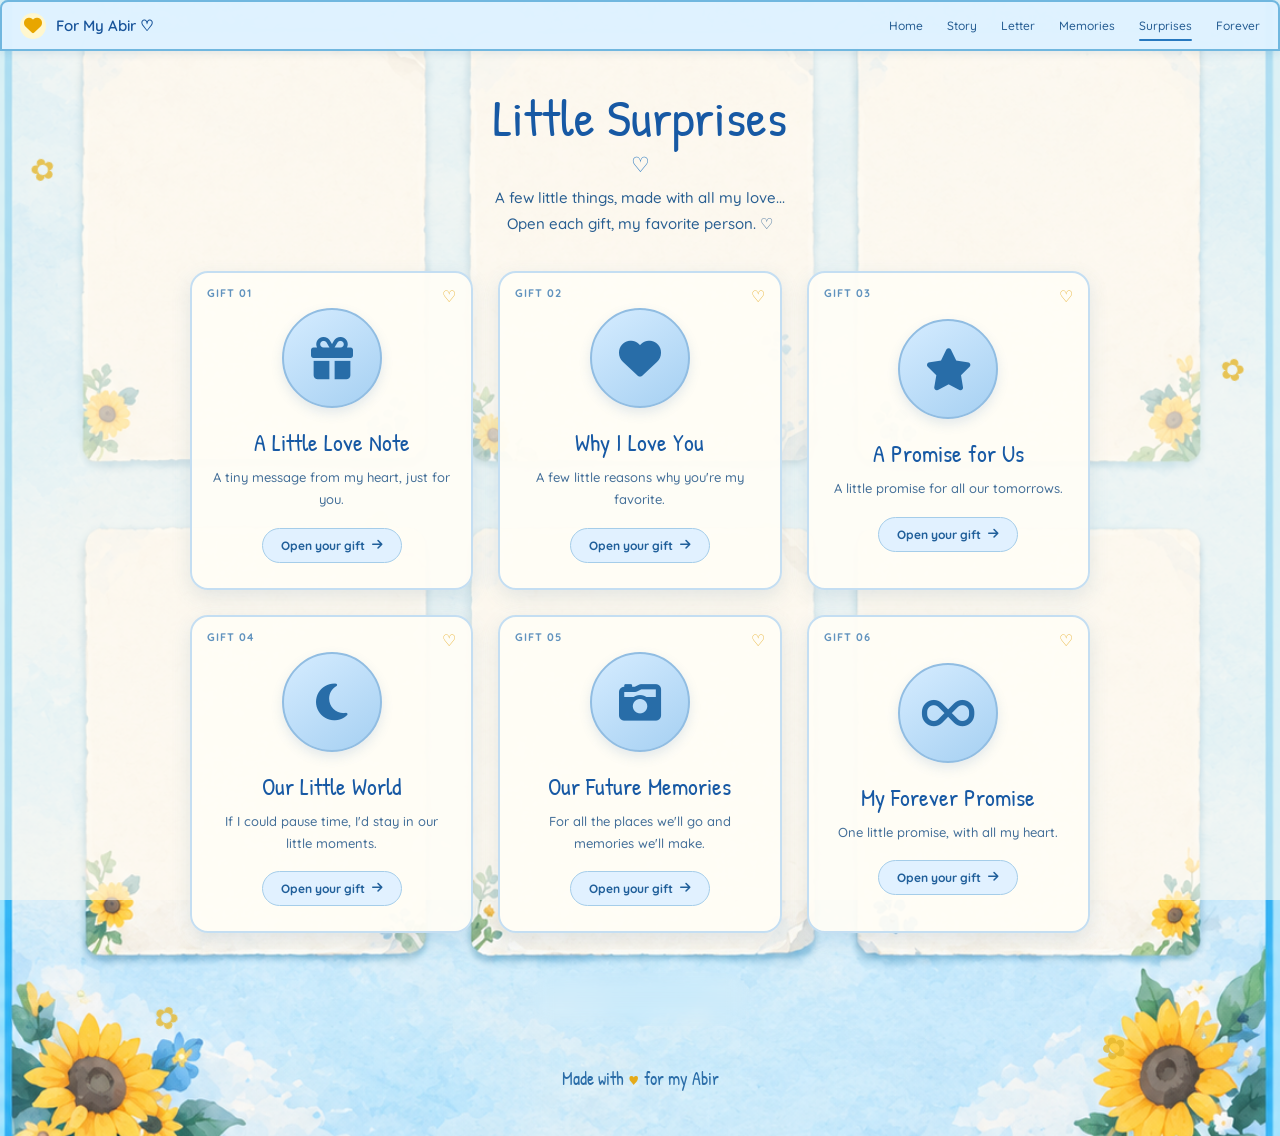
<file: html/surprises.html>
<!DOCTYPE html>
<html lang="en">

<head>
    <meta charset="UTF-8">
    <meta name="viewport" content="width=device-width, initial-scale=1.0">
    <meta name="theme-color" content="#d7efff">
    <meta name="description" content="Little surprises made with love, just for Abir.">

    <title>Little Surprises | For My Abir ♡</title>

    <!-- Google Fonts -->
    <link rel="preconnect" href="https://fonts.googleapis.com">
    <link rel="preconnect" href="https://fonts.gstatic.com" crossorigin>

    <link
        href="https://fonts.googleapis.com/css2?family=Patrick+Hand&family=Quicksand:wght@400;500;600;700&display=swap"
        rel="stylesheet">

    <!-- Font Awesome -->
    <link
        rel="stylesheet"
        href="https://cdnjs.cloudflare.com/ajax/libs/font-awesome/6.5.2/css/all.min.css">

    <!-- Global CSS -->
    <link rel="stylesheet" href="../global.css">

    <style>
        /* =========================
           BASE
        ========================= */

        * {
            margin: 0;
            padding: 0;
            box-sizing: border-box;
        }

        html {
            scroll-behavior: smooth;
        }

        body {
            font-family: 'Quicksand', sans-serif;
            color: #18549a;
            overflow-x: hidden;
        }

        button {
            font-family: inherit;
        }

        body.popup-open {
            overflow: hidden;
        }

        /* =========================
           PAGE BACKGROUND
        ========================= */

        .surprises-page {
            min-height: 100vh;
            position: relative;
            isolation: isolate;

            background-color: #fffaf0;
            background-image: url("../img/surprises.png");
            background-position: center;
            background-repeat: no-repeat;
            background-size: cover;
            background-attachment: fixed;

            overflow: hidden;
        }

        .surprises-page::before {
            content: "";
            position: fixed;
            inset: 0;
            z-index: -1;

            background: rgba(255, 250, 240, 0.60);
            pointer-events: none;
        }

        /* =========================
           MAIN CONTAINER
        ========================= */

        .surprises-container {
            width: min(100%, 1100px);
            margin: 0 auto;
            padding: 35px 25px 45px;

            position: relative;
            z-index: 1;
        }

        /* =========================
           HEADING
        ========================= */

        .surprise-heading {
            text-align: center;
            margin: 0 auto 35px;

            animation: fadeUp 0.8s ease both;
        }

        .surprise-heading h1 {
            font-family: 'Patrick Hand', cursive;
            font-size: clamp(36px, 5vw, 52px);
            font-weight: 400;
            line-height: 1.2;
            color: #1759a4;
        }

        .heading-heart {
            display: block;
            margin-top: 3px;
            font-size: 21px;
            color: #2677c0;
        }

        .surprise-heading p {
            margin-top: 8px;
            font-size: 15px;
            font-weight: 500;
            color: #285e91;
            line-height: 1.7;
        }

        /* =========================
           GIFT GRID
        ========================= */

        .surprise-grid {
            width: 100%;
            max-width: 900px;
            margin: 0 auto;

            display: grid;
            grid-template-columns: repeat(3, minmax(0, 1fr));
            gap: 25px;
        }

        /* =========================
           GIFT CARDS
        ========================= */

        .surprise-card {
            min-height: 265px;
            padding: 25px 20px;

            display: flex;
            flex-direction: column;
            align-items: center;
            justify-content: center;

            text-align: center;
            position: relative;

            background: rgba(255, 253, 246, 0.94);
            border: 2px solid #c4def2;
            border-radius: 18px;

            box-shadow: 0 7px 20px rgba(57, 105, 150, 0.13);

            transition:
                transform 0.3s ease,
                box-shadow 0.3s ease,
                border-color 0.3s ease;

            animation: fadeUp 0.7s ease both;
        }

        .surprise-card:hover {
            transform: translateY(-7px);
            border-color: #82b8e0;
            box-shadow: 0 13px 28px rgba(57, 105, 150, 0.20);
        }

        .surprise-card:nth-child(2) {
            animation-delay: 0.15s;
        }

        .surprise-card:nth-child(3) {
            animation-delay: 0.3s;
        }

        .surprise-card:nth-child(4) {
            animation-delay: 0.15s;
        }

        .surprise-card:nth-child(5) {
            animation-delay: 0.3s;
        }

        .surprise-card:nth-child(6) {
            animation-delay: 0.45s;
        }

        .card-number {
            position: absolute;
            top: 13px;
            left: 15px;

            font-size: 11px;
            font-weight: 700;
            letter-spacing: 1px;
            color: #6193be;
        }

        .card-heart {
            position: absolute;
            top: 13px;
            right: 15px;

            font-size: 16px;
            color: #e5ad28;
        }

        /* =========================
           GIFT BUTTON
        ========================= */

        .gift-button {
            width: 100px;
            height: 100px;
            flex-shrink: 0;

            display: flex;
            align-items: center;
            justify-content: center;

            margin: 10px auto 18px;

            background: linear-gradient(145deg, #d5ecff, #a6d0f2);
            border: 2px solid #91bde2;
            border-radius: 50%;

            color: #286da8;
            font-size: 42px;

            cursor: pointer;

            box-shadow: 0 5px 12px rgba(65, 122, 173, 0.15);

            transition:
                transform 0.3s ease,
                background 0.3s ease;

            animation: giftBounce 2s ease-in-out infinite;
        }

        .gift-button:hover {
            transform: scale(1.1) rotate(-5deg);
            background: linear-gradient(145deg, #e2f3ff, #b4dafa);
            animation-play-state: paused;
        }

        .gift-button:focus-visible,
        .open-label:focus-visible,
        .close-popup:focus-visible {
            outline: 3px solid #286da8;
            outline-offset: 5px;
        }

        .surprise-card h2 {
            font-family: 'Patrick Hand', cursive;
            font-size: 24px;
            font-weight: 400;
            color: #1759a4;
            margin-bottom: 8px;
        }

        .surprise-card p {
            font-size: 13px;
            font-weight: 500;
            line-height: 1.7;
            color: #426e98;
            margin-bottom: 17px;
        }

        /* =========================
           OPEN GIFT LABEL
        ========================= */

        .open-label {
            display: inline-flex;
            align-items: center;
            justify-content: center;
            gap: 7px;

            padding: 9px 18px;

            border-radius: 30px;
            background: #e1f1ff;
            border: 1px solid #a5cde9;

            color: #205f9a;
            font-family: 'Quicksand', sans-serif;
            font-size: 12px;
            font-weight: 700;

            cursor: pointer;

            transition:
                background 0.25s ease,
                transform 0.25s ease;
        }

        .open-label:hover {
            background: #cbe7fc;
            transform: scale(1.04);
        }

        /* =========================
           FOREVER BUTTON
        ========================= */

        .forever-navigation {
            width: 100%;
            display: flex;
            justify-content: center;
            align-items: center;

            margin: 40px auto 0;
            padding: 0 15px;

            position: relative;
            z-index: 2;
        }

        .forever-navigation .welcome-button {
            margin-top: 0;
            min-width: 220px;
            justify-content: center;
        }

        /* =========================
           DECORATIVE FLOWERS
        ========================= */

        .flower-decoration {
            position: absolute;
            font-size: 30px;
            color: #e5b72d;
            opacity: 0.8;
            pointer-events: none;
            z-index: 0;
        }

        .flower-one {
            top: 150px;
            left: 30px;
            transform: rotate(-15deg);
        }

        .flower-two {
            top: 350px;
            right: 35px;
            transform: rotate(15deg);
        }

        .flower-three {
            bottom: 100px;
            left: 12%;
            transform: rotate(20deg);
        }

        .flower-four {
            bottom: 70px;
            right: 12%;
            transform: rotate(-20deg);
        }

        /* =========================
           POPUP OVERLAY
        ========================= */

        .surprise-overlay {
            position: fixed;
            inset: 0;
            z-index: 2000;

            display: flex;
            align-items: center;
            justify-content: center;

            padding: 20px;

            background: rgba(21, 52, 85, 0.30);

            backdrop-filter: blur(6px);
            -webkit-backdrop-filter: blur(6px);

            opacity: 0;
            visibility: hidden;
            pointer-events: none;

            transition:
                opacity 0.3s ease,
                visibility 0.3s ease;
        }

        .surprise-overlay.show {
            opacity: 1;
            visibility: visible;
            pointer-events: auto;
        }

        /* =========================
           POPUP BOX
        ========================= */

        .surprise-popup {
            width: 100%;
            max-width: 440px;

            max-height: 85vh;
            overflow-y: auto;

            padding: 35px 30px 30px;
            position: relative;

            background: #fffaf0;
            border: 2px solid #c2dff5;
            border-radius: 20px;

            box-shadow: 0 15px 50px rgba(15, 49, 83, 0.25);

            text-align: center;

            transform: translateY(20px) scale(0.95);
            transition: transform 0.3s ease;
        }

        .surprise-overlay.show .surprise-popup {
            transform: translateY(0) scale(1);
        }

        /* =========================
           CLOSE BUTTON
        ========================= */

        .close-popup {
            position: absolute;
            top: 12px;
            right: 12px;

            width: 34px;
            height: 34px;

            display: flex;
            align-items: center;
            justify-content: center;

            border: 1px solid #b6d4ec;
            border-radius: 50%;

            background: #e6f4ff;
            color: #205f9a;
            font-size: 17px;

            cursor: pointer;

            transition:
                background 0.2s ease,
                transform 0.2s ease;
        }

        .close-popup:hover {
            background: #cce8fb;
            transform: rotate(90deg);
        }

        /* =========================
           POPUP CONTENT
        ========================= */

        .popup-icon {
            font-size: 45px;
            color: #e3b12c;
            margin-bottom: 15px;
        }

        .popup-title {
            font-family: 'Patrick Hand', cursive;
            font-size: 32px;
            font-weight: 400;
            color: #1759a4;
            margin-bottom: 15px;
        }

        .popup-message {
            font-family: 'Patrick Hand', cursive;
            font-size: 19px;
            line-height: 1.8;
            color: #356b9c;
            white-space: pre-line;
        }

        .popup-heart {
            margin-top: 20px;
            color: #e5ad28;
            font-size: 25px;
        }

        /* =========================
           FOOTER
        ========================= */

        .surprise-footer {
            text-align: center;
            margin-top: 40px;

            font-family: 'Patrick Hand', cursive;
            font-size: 18px;
            color: #2b6da8;

            position: relative;
            z-index: 1;
        }

        .surprise-footer span {
            color: #e5aa19;
        }

        /* =========================
           ANIMATIONS
        ========================= */

        @keyframes fadeUp {
            from {
                opacity: 0;
                transform: translateY(20px);
            }

            to {
                opacity: 1;
                transform: translateY(0);
            }
        }

        @keyframes giftBounce {
            0%, 100% {
                transform: translateY(0);
            }

            50% {
                transform: translateY(-6px);
            }
        }

        /* =========================
           TABLET
        ========================= */

        @media (max-width: 850px) {
            .surprises-container {
                padding: 30px 20px 40px;
            }

            .surprise-grid {
                grid-template-columns: repeat(2, minmax(0, 1fr));
                gap: 20px;
            }

            .surprise-card {
                min-height: 250px;
            }

            .flower-one {
                left: 10px;
            }

            .flower-two {
                right: 10px;
            }
        }

        /* =========================
           MOBILE
        ========================= */

        @media (max-width: 600px) {
            .surprises-page {
                background-attachment: scroll;
            }

            .surprises-container {
                padding: 25px 18px 35px;
            }

            .surprise-heading {
                margin-bottom: 25px;
            }

            .surprise-heading h1 {
                font-size: 38px;
            }

            .surprise-heading p {
                font-size: 13px;
                line-height: 1.7;
            }

            .surprise-grid {
                grid-template-columns: 1fr;
                max-width: 380px;
                gap: 20px;
            }

            .surprise-card {
                min-height: 235px;
                padding: 25px 20px;
            }

            .gift-button {
                width: 90px;
                height: 90px;
                font-size: 37px;
            }

            .surprise-card h2 {
                font-size: 23px;
            }

            .surprise-card p {
                font-size: 13px;
            }

            .forever-navigation {
                margin-top: 32px;
            }

            .forever-navigation .welcome-button {
                min-width: 200px;
            }

            .surprise-popup {
                padding: 35px 22px 25px;
                max-height: 80vh;
            }

            .popup-title {
                font-size: 28px;
            }

            .popup-message {
                font-size: 18px;
            }

            .flower-decoration {
                font-size: 22px;
            }

            .flower-one {
                top: 100px;
                left: 5px;
            }

            .flower-two {
                top: 400px;
                right: 5px;
            }

            .surprise-footer {
                font-size: 16px;
            }
        }

        /* =========================
           EXTRA SMALL MOBILE
        ========================= */

        @media (max-width: 380px) {
            .surprises-container {
                padding: 22px 13px 30px;
            }

            .surprise-heading h1 {
                font-size: 34px;
            }

            .surprise-card {
                padding: 22px 16px;
            }

            .forever-navigation .welcome-button {
                min-width: 185px;
            }

            .popup-title {
                font-size: 26px;
            }

            .popup-message {
                font-size: 17px;
            }
        }

        /* =========================
           REDUCED MOTION
        ========================= */

        @media (prefers-reduced-motion: reduce) {
            html {
                scroll-behavior: auto;
            }

            .surprise-card,
            .surprise-heading,
            .gift-button {
                animation: none;
            }

            .surprise-card,
            .gift-button,
            .surprise-popup,
            .surprise-overlay {
                transition: none;
            }
        }
    </style>
</head>

<body>

    <div class="surprises-page">

        <!-- NAVBAR -->

        <header class="navbar">

            <a href="welcome.html" class="nav-brand">
                <span class="brand-icon">
                    <i class="fa-solid fa-heart"></i>
                </span>

                <span>For My Abir ♡</span>
            </a>

            <nav class="nav-links" id="navLinks">
                <a href="welcome.html">Home</a>
                <a href="story.html">Story</a>
                <a href="letter.html">Letter</a>
                <a href="memories.html">Memories</a>
                <a href="surprises.html" class="active">Surprises</a>
                <a href="forever.html">Forever</a>
            </nav>

            <button
                class="menu-toggle"
                id="menuToggle"
                type="button"
                aria-label="Toggle navigation"
                aria-expanded="false">

                <i class="fa-solid fa-bars"></i>
            </button>

        </header>

        <div class="blur-layer" id="blurLayer"></div>

        <!-- DECORATIVE FLOWERS -->

        <span class="flower-decoration flower-one" aria-hidden="true">✿</span>
        <span class="flower-decoration flower-two" aria-hidden="true">✿</span>
        <span class="flower-decoration flower-three" aria-hidden="true">✿</span>
        <span class="flower-decoration flower-four" aria-hidden="true">✿</span>

        <!-- MAIN CONTENT -->

        <main class="surprises-container">

            <section class="surprise-heading">

                <h1>Little Surprises</h1>

                <span class="heading-heart">♡</span>

                <p>
                    A few little things, made with all my love...
                    <br>
                    Open each gift, my favorite person. ♡
                </p>

            </section>

            <!-- SIX GIFT CARDS -->

            <section class="surprise-grid">

                <!-- GIFT 1 -->

                <article class="surprise-card">
                    <span class="card-number">GIFT 01</span>
                    <span class="card-heart">♡</span>

                    <button
                        class="gift-button"
                        data-gift="0"
                        type="button"
                        aria-label="Open gift one">

                        <i class="fa-solid fa-gift"></i>
                    </button>

                    <h2>A Little Love Note</h2>

                    <p>A tiny message from my heart, just for you.</p>

                    <button class="open-label" data-gift="0" type="button">
                        Open your gift
                        <i class="fa-solid fa-arrow-right"></i>
                    </button>
                </article>

                <!-- GIFT 2 -->

                <article class="surprise-card">
                    <span class="card-number">GIFT 02</span>
                    <span class="card-heart">♡</span>

                    <button
                        class="gift-button"
                        data-gift="1"
                        type="button"
                        aria-label="Open gift two">

                        <i class="fa-solid fa-heart"></i>
                    </button>

                    <h2>Why I Love You</h2>

                    <p>A few little reasons why you're my favorite.</p>

                    <button class="open-label" data-gift="1" type="button">
                        Open your gift
                        <i class="fa-solid fa-arrow-right"></i>
                    </button>
                </article>

                <!-- GIFT 3 -->

                <article class="surprise-card">
                    <span class="card-number">GIFT 03</span>
                    <span class="card-heart">♡</span>

                    <button
                        class="gift-button"
                        data-gift="2"
                        type="button"
                        aria-label="Open gift three">

                        <i class="fa-solid fa-star"></i>
                    </button>

                    <h2>A Promise for Us</h2>

                    <p>A little promise for all our tomorrows.</p>

                    <button class="open-label" data-gift="2" type="button">
                        Open your gift
                        <i class="fa-solid fa-arrow-right"></i>
                    </button>
                </article>

                <!-- GIFT 4 -->

                <article class="surprise-card">
                    <span class="card-number">GIFT 04</span>
                    <span class="card-heart">♡</span>

                    <button
                        class="gift-button"
                        data-gift="3"
                        type="button"
                        aria-label="Open gift four">

                        <i class="fa-solid fa-moon"></i>
                    </button>

                    <h2>Our Little World</h2>

                    <p>If I could pause time, I'd stay in our little moments.</p>

                    <button class="open-label" data-gift="3" type="button">
                        Open your gift
                        <i class="fa-solid fa-arrow-right"></i>
                    </button>
                </article>

                <!-- GIFT 5 -->

                <article class="surprise-card">
                    <span class="card-number">GIFT 05</span>
                    <span class="card-heart">♡</span>

                    <button
                        class="gift-button"
                        data-gift="4"
                        type="button"
                        aria-label="Open gift five">

                        <i class="fa-solid fa-camera-retro"></i>
                    </button>

                    <h2>Our Future Memories</h2>

                    <p>For all the places we'll go and memories we'll make.</p>

                    <button class="open-label" data-gift="4" type="button">
                        Open your gift
                        <i class="fa-solid fa-arrow-right"></i>
                    </button>
                </article>

                <!-- GIFT 6 -->

                <article class="surprise-card">
                    <span class="card-number">GIFT 06</span>
                    <span class="card-heart">♡</span>

                    <button
                        class="gift-button"
                        data-gift="5"
                        type="button"
                        aria-label="Open gift six">

                        <i class="fa-solid fa-infinity"></i>
                    </button>

                    <h2>My Forever Promise</h2>

                    <p>One little promise, with all my heart.</p>

                    <button class="open-label" data-gift="5" type="button">
                        Open your gift
                        <i class="fa-solid fa-arrow-right"></i>
                    </button>
                </article>

            </section>

            <!-- FOREVER BUTTON -->

            <div class="forever-navigation">

                <a style="color: #1759a4;" href="forever.html" class="welcome-button">
                    <span>Forever &amp; Always</span>
                    <span class="welcome-arrow">→</span>
                </a>

            </div>

            <!-- FOOTER -->

            <footer class="surprise-footer">
                Made with <span>♥</span> for my Abir
            </footer>

        </main>

    </div>

    <!-- SURPRISE POPUP -->

    <div
        class="surprise-overlay"
        id="surpriseOverlay"
        role="dialog"
        aria-modal="true"
        aria-hidden="true"
        aria-labelledby="popupTitle">

        <div class="surprise-popup" id="surprisePopup">

            <button
                class="close-popup"
                id="closePopup"
                type="button"
                aria-label="Close surprise">

                <i class="fa-solid fa-xmark"></i>
            </button>

            <div class="popup-icon" id="popupIcon" aria-hidden="true">
                <i class="fa-solid fa-heart"></i>
            </div>

            <h2 class="popup-title" id="popupTitle">
                A Little Surprise
            </h2>

            <p class="popup-message" id="popupMessage"></p>

            <div class="popup-heart" aria-hidden="true">♡</div>

        </div>

    </div>

    <!-- JAVASCRIPT -->

    <script>
        /* =========================
           NAVBAR FUNCTIONALITY
        ========================= */

        const menuToggle = document.getElementById("menuToggle");
        const navLinks = document.getElementById("navLinks");
        const blurLayer = document.getElementById("blurLayer");

        function closeMenu() {
            navLinks.classList.remove("open");
            blurLayer.classList.remove("show");

            menuToggle.setAttribute("aria-expanded", "false");
            menuToggle.innerHTML = '<i class="fa-solid fa-bars"></i>';
        }

        menuToggle.addEventListener("click", function () {
            const isOpen = navLinks.classList.toggle("open");

            blurLayer.classList.toggle("show", isOpen);

            menuToggle.setAttribute("aria-expanded", String(isOpen));

            menuToggle.innerHTML = isOpen
                ? '<i class="fa-solid fa-xmark"></i>'
                : '<i class="fa-solid fa-bars"></i>';
        });

        blurLayer.addEventListener("click", closeMenu);

        navLinks.querySelectorAll("a").forEach(function (link) {
            link.addEventListener("click", closeMenu);
        });

        /* =========================
           SURPRISE DATA
        ========================= */

        const surprises = [
            {
                title: "A Little Love Note",
                icon: "fa-solid fa-envelope",
                message:
                    "My dearest Abir, ♡\n\n" +
                    "If I could give you one thing in this world, " +
                    "it would be the ability to see yourself through my eyes.\n\n" +
                    "Then you would know how special you are to me, " +
                    "how much happiness you bring into my life, " +
                    "and how deeply you are loved.\n\n" +
                    "You are my favorite notification, " +
                    "my favorite smile, and my favorite person.\n\n" +
                    "I love you, always. ♡"
            },

            {
                title: "Why I Love You",
                icon: "fa-solid fa-heart",
                message:
                    "I love you because...\n\n" +
                    "♡ You make me smile even on my difficult days.\n\n" +
                    "♡ Your presence makes everything feel a little warmer.\n\n" +
                    "♡ I can be completely myself with you.\n\n" +
                    "♡ Even the smallest moments with you become my favorite memories.\n\n" +
                    "And most importantly...\n\n" +
                    "I love you simply because you are YOU. ♡"
            },

            {
                title: "A Promise for Us",
                icon: "fa-solid fa-star",
                message:
                    "My promise to you, Abir. ♡\n\n" +
                    "I promise to keep choosing us, " +
                    "even on the ordinary days.\n\n" +
                    "I promise to listen, to understand, " +
                    "and to keep growing with you.\n\n" +
                    "I promise to celebrate your little wins, " +
                    "support your dreams, and make beautiful memories together.\n\n" +
                    "One day at a time, one memory at a time...\n\n" +
                    "Here's to our story and all the chapters yet to come. ♡"
            },

            {
                title: "Our Little World",
                icon: "fa-solid fa-moon",
                message:
                    "If I could pause time, Abir... ♡\n\n" +
                    "I'd pause it in the little moments with you.\n\n" +
                    "The random conversations, the silly jokes, " +
                    "the quiet moments, and the way you make me smile.\n\n" +
                    "I don't need every day to be perfect.\n\n" +
                    "I just want more days with you, " +
                    "making our own little world together.\n\n" +
                    "You are my favorite place to be. ♡"
            },

            {
                title: "Our Future Memories",
                icon: "fa-solid fa-camera-retro",
                message:
                    "Here's to all the memories we haven't made yet. ♡\n\n" +
                    "The places we'll visit, the foods we'll try, " +
                    "the photos we'll take, and the little adventures we'll share.\n\n" +
                    "I want to laugh with you until our stomachs hurt, " +
                    "take silly pictures, and collect moments we'll remember forever.\n\n" +
                    "Wherever life takes us, " +
                    "I hope we keep finding new reasons to smile together.\n\n" +
                    "Our story is still being written, my love. ♡"
            },

            {
                title: "My Forever Promise",
                icon: "fa-solid fa-infinity",
                message:
                    "My Abir, my favorite person. ♡\n\n" +
                    "I can't promise that every day will be easy, " +
                    "but I can promise to keep showing up with love.\n\n" +
                    "I promise to respect you, listen to you, " +
                    "support your dreams, and celebrate your happiness.\n\n" +
                    "I want to keep learning about you, " +
                    "growing beside you, and choosing us one day at a time.\n\n" +
                    "This is my little promise from the deepest part of my heart:\n\n" +
                    "You are loved, today and in all the tomorrows we get. ♡"
            }
        ];

        /* =========================
           POPUP ELEMENTS
        ========================= */

        const surpriseOverlay = document.getElementById("surpriseOverlay");
        const surprisePopup = document.getElementById("surprisePopup");
        const popupTitle = document.getElementById("popupTitle");
        const popupMessage = document.getElementById("popupMessage");
        const popupIcon = document.getElementById("popupIcon");
        const closePopupButton = document.getElementById("closePopup");

        let previousFocusedElement = null;

        /* =========================
           OPEN SURPRISE
        ========================= */

        document.querySelectorAll("[data-gift]").forEach(function (button) {
            button.addEventListener("click", function () {
                const giftIndex = Number(this.dataset.gift);
                const gift = surprises[giftIndex];

                if (!gift) return;

                previousFocusedElement = this;

                popupTitle.textContent = gift.title;
                popupMessage.textContent = gift.message;

                // Use the icon class from the local gift data.
                popupIcon.innerHTML = "";

                const iconElement = document.createElement("i");
                iconElement.className = gift.icon;

                popupIcon.appendChild(iconElement);

                surpriseOverlay.classList.add("show");
                surpriseOverlay.setAttribute("aria-hidden", "false");

                document.body.classList.add("popup-open");

                closePopupButton.focus();
            });
        });

        /* =========================
           CLOSE SURPRISE
        ========================= */

        function closeSurprise() {
            if (!surpriseOverlay.classList.contains("show")) {
                return;
            }

            surpriseOverlay.classList.remove("show");
            surpriseOverlay.setAttribute("aria-hidden", "true");

            document.body.classList.remove("popup-open");

            if (previousFocusedElement) {
                previousFocusedElement.focus();
                previousFocusedElement = null;
            }
        }

        closePopupButton.addEventListener("click", closeSurprise);

        surpriseOverlay.addEventListener("click", function (event) {
            if (event.target === surpriseOverlay) {
                closeSurprise();
            }
        });

        /* =========================
           ESCAPE KEY
        ========================= */

        document.addEventListener("keydown", function (event) {
            if (event.key === "Escape") {
                closeMenu();
                closeSurprise();
            }
        });

        /* =========================
           POPUP FOCUS MANAGEMENT
        ========================= */

        surpriseOverlay.addEventListener("keydown", function (event) {
            if (event.key !== "Tab") return;

            const focusableElements = surprisePopup.querySelectorAll(
                'button:not([disabled]), a[href], input:not([disabled]), ' +
                'select:not([disabled]), textarea:not([disabled]), ' +
                '[tabindex]:not([tabindex="-1"])'
            );

            const focusable = Array.from(focusableElements).filter(function (element) {
                return element.offsetParent !== null;
            });

            if (focusable.length === 0) {
                event.preventDefault();
                closePopupButton.focus();
                return;
            }

            const firstElement = focusable[0];
            const lastElement = focusable[focusable.length - 1];

            if (event.shiftKey && document.activeElement === firstElement) {
                event.preventDefault();
                lastElement.focus();
            } else if (
                !event.shiftKey &&
                document.activeElement === lastElement
            ) {
                event.preventDefault();
                firstElement.focus();
            }
        });

        /* =========================
           DESKTOP NAV RESIZE
        ========================= */

        window.addEventListener("resize", function () {
            if (window.innerWidth > 768) {
                closeMenu();
            }
        });
    </script>

</body>

</html>
</file>
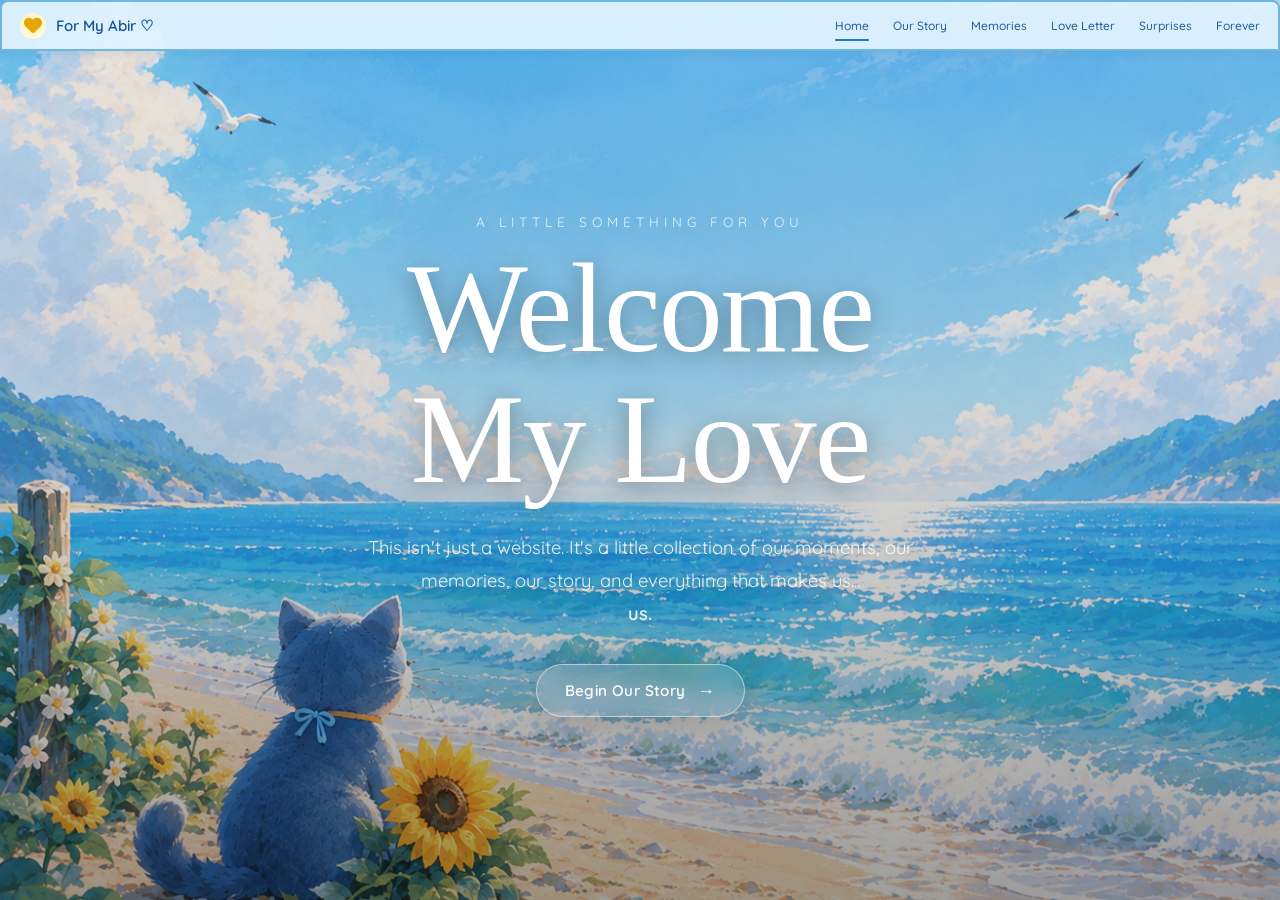
<file: html/welcome.html>
<!DOCTYPE html>
<html lang="en">

<head>
    <meta charset="UTF-8">
    <meta name="viewport" content="width=device-width, initial-scale=1.0">

    <meta name="theme-color" content="#120b18">
    <meta name="description" content="A little world made just for us.">

    <title>Welcome, My Love ❤️</title>

    <!-- Google Font -->
    <link rel="preconnect" href="https://fonts.googleapis.com">
    <link rel="preconnect" href="https://fonts.gstatic.com" crossorigin>
    <link href="https://fonts.googleapis.com/css2?family=Quicksand:wght@400;500;600;700&display=swap" rel="stylesheet">

    <!-- Font Awesome -->
    <link rel="stylesheet"
        href="https://cdnjs.cloudflare.com/ajax/libs/font-awesome/6.5.2/css/all.min.css">

    <!-- Global CSS: Global Navbar Design -->
    <link rel="stylesheet" href="../global.css">

    <style>
        /* =========================================
           WELCOME PAGE BASE
        ========================================= */

        * {
            box-sizing: border-box;
        }

        html,
        body {
            margin: 0;
            padding: 0;
            width: 100%;
            min-height: 100%;
        }

        body {
            background: #120b18;
            color: white;
            overflow-x: hidden;
            font-family: 'Quicksand', sans-serif;
        }

        /* =========================================
           WELCOME HERO
        ========================================= */

        .welcome-page {
            position: relative;

            width: 100%;
            min-height: 100vh;
            min-height: 100svh;

            display: flex;
            align-items: center;
            justify-content: center;

            background-image: url("../img/welcome.png");
            background-size: cover;
            background-position: center center;
            background-repeat: no-repeat;

            overflow: hidden;
            isolation: isolate;
        }

        /* =========================================
           BACKGROUND BLUR
           Only when mobile menu is open
        ========================================= */

        .welcome-page::after {
            content: "";

            position: absolute;
            inset: -10px;

            background-image: url("../img/welcome.png");
            background-size: cover;
            background-position: center center;
            background-repeat: no-repeat;

            filter: blur(0);
            opacity: 0;

            z-index: 0;
            pointer-events: none;

            transition:
                filter 0.35s ease,
                opacity 0.35s ease;
        }

        .welcome-page.blur-background::after {
            filter: blur(5px);
            opacity: 1;
        }

        /* =========================================
           DARK OVERLAY
        ========================================= */

        .welcome-page::before {
            content: "";

            position: absolute;
            inset: 0;

            background: linear-gradient(
                180deg,
                rgba(0, 0, 0, 0.08) 0%,
                rgba(0, 0, 0, 0.12) 45%,
                rgba(0, 0, 0, 0.38) 100%
            );

            z-index: 1;
            pointer-events: none;
        }

        /* =========================================
           GLOBAL NAVBAR ON WELCOME PAGE
           Uses global.css classes and colors
        ========================================= */

        .welcome-header {
            position: absolute;

            top: 0;
            left: 0;

            width: 100%;


            z-index: 1000;

            background: transparent;
            border: none;
            box-shadow: none;

            font-family: 'Quicksand', sans-serif;
        }

        /*
           Keep global navbar blue design.
           Do not override .navbar colors, border,
           brand colors or dropdown styling.
        */

        .welcome-header .navbar {
            position: relative;
            top: auto;
            left: auto;

            width: 100%;
            min-height: 48px;

            margin: 0;
        }

        /* =========================================
           NAVBAR OVERLAY LAYER
        ========================================= */

        .welcome-blur-layer {
            position: fixed;
            inset: 0;

            z-index: 900;

            background: rgba(18, 11, 24, 0.20);

            backdrop-filter: blur(5px);
            -webkit-backdrop-filter: blur(5px);

            opacity: 0;
            visibility: hidden;
            pointer-events: none;

            transition:
                opacity 0.3s ease,
                visibility 0.3s ease;
        }

        .welcome-blur-layer.show {
            opacity: 1;
            visibility: visible;
            pointer-events: auto;
        }

        /* =========================================
           MAIN CONTENT
        ========================================= */

        .welcome-content {
            position: relative;

            z-index: 3;

            width: min(900px, 90%);

            padding: 110px 20px 80px;

            text-align: center;

            animation: welcomeFade 1.2s ease forwards;
        }

        /* =========================================
           EYEBROW
        ========================================= */

        .welcome-eyebrow {
            margin: 0 0 18px;

            font-size: clamp(
                0.65rem,
                1.5vw,
                0.85rem
            );

            letter-spacing: 5px;
            text-transform: uppercase;

            opacity: 0.8;
        }

        /* =========================================
           TITLE
        ========================================= */

        .welcome-title {
            margin: 0;

            font-family: Georgia, "Times New Roman", serif;

            font-size: clamp(
                3.5rem,
                10vw,
                8rem
            );

            font-weight: 400;

            line-height: 0.95;
            letter-spacing: -2px;

            text-shadow:
                0 5px 25px rgba(0, 0, 0, 0.35);
        }

        .welcome-title span {
            display: block;
        }

        .welcome-title .second-line {
            margin-top: 10px;
        }

        /* =========================================
           DESCRIPTION
        ========================================= */

        .welcome-description {
            width: min(580px, 100%);

            margin: 30px auto 0;

            font-size: clamp(
                0.95rem,
                2vw,
                1.15rem
            );

            line-height: 1.8;
            opacity: 0.88;

            text-shadow:
                0 2px 12px rgba(0, 0, 0, 0.3);
        }

        .welcome-description strong {
            font-weight: 600;
        }

        /* =========================================
           BEGIN OUR STORY BUTTON
        ========================================= */

        .welcome-button {
            display: inline-flex;

            align-items: center;
            justify-content: center;

            gap: 12px;

            min-width: 190px;

            margin-top: 34px;
            padding: 14px 28px;

            color: white;
            text-decoration: none;

            font-size: 0.95rem;
            letter-spacing: 0.4px;

            border: 1px solid rgba(255, 255, 255, 0.5);
            border-radius: 50px;

            background: rgba(255, 255, 255, 0.1);

            backdrop-filter: blur(10px);
            -webkit-backdrop-filter: blur(10px);

            box-shadow:
                0 8px 30px rgba(0, 0, 0, 0.15);

            transition:
                transform 0.3s ease,
                background 0.3s ease,
                border-color 0.3s ease;
        }

        .welcome-button:hover {
            transform: translateY(-3px);

            background: rgba(255, 255, 255, 0.18);
            border-color: rgba(255, 255, 255, 0.8);
        }

        .welcome-arrow {
            font-size: 1.1rem;

            transition: transform 0.3s ease;
        }

        .welcome-button:hover .welcome-arrow {
            transform: translateX(5px);
        }

        /* =========================================
           SCROLL INDICATOR
        ========================================= */

        .welcome-scroll {
            position: absolute;

            z-index: 4;

            bottom: 25px;
            left: 50%;

            transform: translateX(-50%);

            display: flex;
            flex-direction: column;
            align-items: center;

            gap: 8px;

            color: white;

            font-size: 0.62rem;
            letter-spacing: 3px;
            text-transform: uppercase;

            opacity: 0.65;

            animation: scrollMove 2s ease-in-out infinite;
        }

        .welcome-scroll-line {
            width: 1px;
            height: 28px;

            background: rgba(255, 255, 255, 0.7);
        }

        /* =========================================
           ANIMATIONS
        ========================================= */

        @keyframes welcomeFade {
            from {
                opacity: 0;
                transform: translateY(30px);
            }

            to {
                opacity: 1;
                transform: translateY(0);
            }
        }

        @keyframes scrollMove {
            0%,
            100% {
                transform: translate(-50%, 0);
            }

            50% {
                transform: translate(-50%, 7px);
            }
        }

        @keyframes heartbeat {
            0%,
            100% {
                transform: scale(1);
            }

            14% {
                transform: scale(1.18);
            }

            28% {
                transform: scale(1);
            }

            42% {
                transform: scale(1.12);
            }

            56% {
                transform: scale(1);
            }
        }

        /* =========================================
           TABLET
        ========================================= */

        @media (max-width: 800px) {
            .welcome-header {
                padding: 8px 12px;
            }

            .welcome-content {
                width: 94%;
            }
        }

        /* =========================================
           MOBILE
        ========================================= */

        @media (max-width: 600px) {
            .welcome-header {
                padding: 8px 10px;
            }

            /*
               The navbar dropdown is controlled
               by global.css. These adjustments
               keep it above the welcome content.
            */

            .welcome-header .navbar {
                min-height: 55px;
            }

            .welcome-content {
                width: 92%;

                padding: 100px 10px 70px;
            }

            .welcome-title {
                font-size: clamp(
                    3rem,
                    16vw,
                    5rem
                );
            }

            .welcome-description {
                font-size: 0.95rem;
                line-height: 1.7;
                margin-top: 24px;
            }

            .welcome-button {
                margin-top: 27px;
            }

            .welcome-scroll {
                bottom: 18px;
            }
        }

        /* =========================================
           SMALL HEIGHT DEVICES
        ========================================= */

        @media (max-height: 650px) {
            .welcome-content {
                padding-top: 85px;
                padding-bottom: 55px;
            }

            .welcome-description {
                margin-top: 18px;
            }

            .welcome-button {
                margin-top: 20px;
            }

            .welcome-scroll {
                display: none;
            }
        }

        /* =========================================
           ACCESSIBILITY
        ========================================= */

        @media (prefers-reduced-motion: reduce) {
            .welcome-content,
            .welcome-scroll,
            .welcome-logo-heart {
                animation: none;
            }

            *,
            *::before,
            *::after {
                scroll-behavior: auto !important;
                transition-duration: 0.01ms !important;
            }
        }
    </style>
</head>

<body>

    <!-- =========================================
         WELCOME HERO
    ========================================= -->

    <main class="welcome-page" id="welcomePage">

        <!-- =====================================
             GLOBAL NAVBAR
        ====================================== -->

        <header class="welcome-header">

            <div class="navbar">

                <!-- Brand -->
                <a href="welcome.html" class="nav-brand">
                    <span class="brand-icon">
                        <i class="fa-solid fa-heart"></i>
                    </span>

                    <span>For My Abir ♡</span>
                </a>

                <!-- Hamburger -->
                <button
                    class="menu-toggle"
                    id="welcomeMenu"
                    type="button"
                    aria-label="Toggle navigation"
                    aria-expanded="false"
                    aria-controls="welcomeNav"
                >
                    <i class="fa-solid fa-bars"></i>
                </button>

                <!-- Navigation Links -->
                <nav class="nav-links" id="welcomeNav">

                    <a href="welcome.html" class="active">
                        Home
                    </a>

                    <a href="story.html">
                        Our Story
                    </a>

                    <a href="memories.html">
                        Memories
                    </a>

                    <a href="letter.html">
                        Love Letter
                    </a>

                    <a href="surprises.html">
                        Surprises
                    </a>

                    <a href="forever.html">
                        Forever
                    </a>

                </nav>

            </div>

        </header>

        <!-- Blur Overlay -->
        <div
            class="welcome-blur-layer"
            id="blurLayer"
            aria-hidden="true"
        ></div>

        <!-- =====================================
             HERO CONTENT
        ====================================== -->

        <section class="welcome-content">

            <p class="welcome-eyebrow">
                A little something for you
            </p>

            <h1 class="welcome-title">
                <span>Welcome</span>
                <span class="second-line">My Love</span>
            </h1>

            <p class="welcome-description">
                This isn't just a website.
                It's a little collection of our moments,
                our memories, our story,
                and everything that makes us...

                <br>

                <strong>us.</strong>
            </p>

            <a href="story.html" class="welcome-button">
                <span>Begin Our Story</span>

                <span class="welcome-arrow">
                    →
                </span>
            </a>

        </section>

    </main>

    <!-- =========================================
         NAVBAR JAVASCRIPT
    ========================================== -->

    <script>
        document.addEventListener("DOMContentLoaded", function () {

            const menuButton = document.getElementById("welcomeMenu");
            const navigation = document.getElementById("welcomeNav");
            const welcomePage = document.getElementById("welcomePage");
            const blurLayer = document.getElementById("blurLayer");

            if (!menuButton || !navigation || !welcomePage || !blurLayer) {
                return;
            }

            /* =====================================
               OPEN / CLOSE MENU
            ====================================== */

            function openMenu() {
                navigation.classList.add("open");
                blurLayer.classList.add("show");
                welcomePage.classList.add("blur-background");

                menuButton.setAttribute("aria-expanded", "true");
                menuButton.setAttribute("aria-label", "Close navigation");

                menuButton.innerHTML = '<i class="fa-solid fa-xmark"></i>';

                blurLayer.setAttribute("aria-hidden", "false");
                document.body.style.overflow = "hidden";
            }

            function closeMenu() {
                navigation.classList.remove("open");
                blurLayer.classList.remove("show");
                welcomePage.classList.remove("blur-background");

                menuButton.setAttribute("aria-expanded", "false");
                menuButton.setAttribute("aria-label", "Open navigation");

                menuButton.innerHTML = '<i class="fa-solid fa-bars"></i>';

                blurLayer.setAttribute("aria-hidden", "true");
                document.body.style.overflow = "";
            }

            function toggleMenu() {
                const isOpen = navigation.classList.contains("open");

                if (isOpen) {
                    closeMenu();
                } else {
                    openMenu();
                }
            }

            menuButton.addEventListener("click", toggleMenu);

            /* =====================================
               CLOSE ON OVERLAY CLICK
            ====================================== */

            blurLayer.addEventListener("click", closeMenu);

            /* =====================================
               CLOSE WHEN NAV LINK IS CLICKED
            ====================================== */

            navigation.querySelectorAll("a").forEach(function (link) {
                link.addEventListener("click", closeMenu);
            });

            /* =====================================
               CLOSE WITH ESCAPE KEY
            ====================================== */

            document.addEventListener("keydown", function (event) {
                if (event.key === "Escape") {
                    closeMenu();
                }
            });

            /* =====================================
               CLOSE MENU WHEN RESIZING TO DESKTOP
            ====================================== */

            window.addEventListener("resize", function () {
                if (window.innerWidth > 600) {
                    closeMenu();
                }
            });

        });
    </script>

</body>
</html>
</file>
<file: global.css>
/* =========================================
   GLOBAL STYLES
   For all 6 pages of Abir's website
========================================= */

*,
*::before,
*::after {
    box-sizing: border-box;
}

html {
    scroll-behavior: smooth;
}

body {
    margin: 0;
    padding: 0;
    font-family: 'Quicksand', sans-serif;
    overflow-x: hidden;
}


/* =========================================
   GLOBAL NAVBAR
   Same navbar for all pages
========================================= */

.navbar {
    width: 100%;
    min-height: 48px;

    display: flex;
    align-items: center;
    justify-content: space-between;

    padding: 8px 18px;

    background: rgba(222, 242, 255, 0.96);

    border: 2px solid #70b7df;
    border-radius: 8px 8px 0 0;

    position: sticky;
    top: 0;
    z-index: 1000;

    box-shadow: 0 2px 8px rgba(30, 100, 160, 0.12);

    font-family: 'Quicksand', sans-serif;
}


/* =========================================
   BRAND / LOGO
========================================= */

.nav-brand {
    display: flex;
    align-items: center;
    gap: 10px;

    color: #18549a;
    text-decoration: none;

    font-size: 15px;
    font-weight: 600;

    white-space: nowrap;
    flex-shrink: 0;
}

.brand-icon {
    width: 26px;
    height: 26px;

    display: flex;
    align-items: center;
    justify-content: center;

    color: #e8a600;
    background: #fff7cf;

    border-radius: 50%;
    font-size: 18px;

    flex-shrink: 0;
}


/* =========================================
   NAVIGATION LINKS
========================================= */

.nav-links {
    display: flex;
    align-items: center;
    gap: 24px;
}

.nav-links a {
    position: relative;

    padding: 8px 0;

    color: #245c92;
    text-decoration: none;

    font-size: 12px;
    font-weight: 500;

    white-space: nowrap;

    transition: color 0.25s ease;
}

/* Hover */

.nav-links a:hover {
    color: #0d3f7e;
}

/* Active page underline */

.nav-links a.active::after {
    content: "";

    position: absolute;
    bottom: 0;
    left: 0;

    width: 100%;
    height: 2px;

    background: #2678bf;
    border-radius: 5px;
}


/* =========================================
   HAMBURGER BUTTON
========================================= */

.menu-toggle {
    display: none;

    width: 38px;
    height: 35px;

    align-items: center;
    justify-content: center;

    border: 1px solid #9ac9e8;
    border-radius: 7px;

    color: #1b5b9c;
    background: #edf8ff;

    font-size: 19px;
    cursor: pointer;

    flex-shrink: 0;

    transition:
        background 0.25s ease,
        transform 0.25s ease;
}

.menu-toggle:hover {
    background: #d7edfc;
}

.menu-toggle:active {
    transform: scale(0.95);
}


/* =========================================
   NAVBAR BLUR OVERLAY
========================================= */

.blur-layer {
    position: fixed;
    inset: 0;

    z-index: 900;

    background: rgba(255, 250, 240, 0.18);

    backdrop-filter: blur(5px);
    -webkit-backdrop-filter: blur(5px);

    opacity: 0;
    visibility: hidden;
    pointer-events: none;

    transition:
        opacity 0.3s ease,
        visibility 0.3s ease;
}

.blur-layer.show {
    opacity: 1;
    visibility: visible;
    pointer-events: auto;
}


/* =========================================
   TABLET NAVBAR
========================================= */

@media (max-width: 800px) {

    .navbar {
        padding: 8px 12px;
    }

    .nav-links {
        gap: 14px;
    }

    .nav-links a {
        font-size: 11px;
    }

    .nav-brand {
        font-size: 14px;
    }
}


/* =========================================
   MOBILE NAVBAR
========================================= */

@media (max-width: 600px) {

    .navbar {
        min-height: 55px;
        padding: 8px 12px;
    }

    .nav-brand {
        font-size: 14px;
    }

    /* Show hamburger */

    .menu-toggle {
        display: flex;
    }

    /* Dropdown menu */

    .nav-links {
        position: absolute;

        top: calc(100% + 2px);
        left: 8px;
        right: 8px;

        display: flex;
        flex-direction: column;
        align-items: stretch;

        gap: 0;
        padding: 8px;

        background: rgba(229, 245, 255, 0.98);

        border: 1px solid #8ec3e4;
        border-radius: 10px;

        box-shadow: 0 8px 20px rgba(27, 80, 130, 0.18);

        opacity: 0;
        visibility: hidden;
        pointer-events: none;

        transform: translateY(-8px);

        transition:
            opacity 0.25s ease,
            visibility 0.25s ease,
            transform 0.25s ease;
    }

    /* Open dropdown */

    .nav-links.open {
        opacity: 1;
        visibility: visible;
        pointer-events: auto;

        transform: translateY(0);
    }

    /* Individual links */

    .nav-links a {
        display: flex;
        align-items: center;
        justify-content: flex-start;

        width: 100%;

        padding: 12px 14px;

        font-size: 14px;

        border-radius: 7px;
    }

    .nav-links a:hover {
        background: #d7edfc;
    }

    /* Active link */

    .nav-links a.active::after {
        display: none;
    }

    .nav-links a.active {
        background: #cce8fb;
        font-weight: 700;
    }
}


/* =========================================
   EXTRA SMALL MOBILE NAVBAR
========================================= */

@media (max-width: 380px) {

    .nav-brand {
        font-size: 13px;
        gap: 7px;
    }

    .brand-icon {
        width: 24px;
        height: 24px;
        font-size: 16px;
    }

    .navbar {
        padding: 7px 9px;
    }
}


/* =========================================
   GLOBAL TRANSPARENT GLASS BUTTON
   Welcome / Story / Memories / Letter /
   Surprises / Forever
========================================= */

.welcome-button {
    display: inline-flex;

    align-items: center;
    justify-content: center;

    gap: 12px;

    min-width: 190px;
    margin-top: 34px;
    padding: 14px 28px;

    color: white;
    text-decoration: none;

    font-family: 'Quicksand', sans-serif;
    font-size: 0.95rem;
    font-weight: 600;
    letter-spacing: 0.4px;

    border: 1px solid rgba(255, 255, 255, 0.5);
    border-radius: 50px;

    background: rgba(255, 255, 255, 0.1);

    backdrop-filter: blur(10px);
    -webkit-backdrop-filter: blur(10px);

    box-shadow: 0 8px 30px rgba(0, 0, 0, 0.15);

    cursor: pointer;

    transition:
        transform 0.3s ease,
        background 0.3s ease,
        border-color 0.3s ease,
        box-shadow 0.3s ease;
}

/* Glass button hover */

.welcome-button:hover {
    transform: translateY(-3px);

    background: rgba(255, 255, 255, 0.18);
    border-color: rgba(255, 255, 255, 0.8);

    box-shadow: 0 10px 30px rgba(0, 0, 0, 0.2);
}

/* Arrow */

.welcome-arrow {
    display: inline-block;

    font-size: 1.1rem;

    transition: transform 0.3s ease;
}

/* Arrow hover animation */

.welcome-button:hover .welcome-arrow {
    transform: translateX(5px);
}

/* Keyboard accessibility */

.welcome-button:focus-visible {
    outline: 2px solid white;
    outline-offset: 4px;
}


/* =========================================
   GLOBAL PAGE NAVIGATION
   Previous / Next buttons
========================================= */

.page-navigation {
    width: 90%;
    max-width: 900px;

    margin: 50px auto 40px;

    display: flex;
    justify-content: space-between;
    align-items: center;

    gap: 20px;
}

/* Page navigation buttons use the same
   transparent glass design as Welcome */

.page-btn {
    display: inline-flex;

    align-items: center;
    justify-content: center;

    gap: 12px;

    min-width: 170px;
    padding: 14px 28px;

    color: white;
    text-decoration: none;

    font-family: 'Quicksand', sans-serif;
    font-size: 0.95rem;
    font-weight: 600;
    letter-spacing: 0.4px;

    border: 1px solid rgba(255, 255, 255, 0.5);
    border-radius: 50px;

    background: rgba(255, 255, 255, 0.1);

    backdrop-filter: blur(10px);
    -webkit-backdrop-filter: blur(10px);

    box-shadow: 0 8px 30px rgba(0, 0, 0, 0.15);

    transition:
        transform 0.3s ease,
        background 0.3s ease,
        border-color 0.3s ease,
        box-shadow 0.3s ease;
}

/* Hover */

.page-btn:hover {
    transform: translateY(-3px);

    background: rgba(255, 255, 255, 0.18);
    border-color: rgba(255, 255, 255, 0.8);

    box-shadow: 0 10px 30px rgba(0, 0, 0, 0.2);
}

/* Button arrow */

.page-btn i {
    transition: transform 0.3s ease;
}

.page-btn:hover i {
    transform: translateX(5px);
}

/* Previous arrow */

.page-btn.prev-btn:hover i {
    transform: translateX(-5px);
}

/* Keyboard accessibility */

.page-btn:focus-visible {
    outline: 2px solid white;
    outline-offset: 4px;
}


/* =========================================
   MOBILE GLASS BUTTONS
========================================= */

@media (max-width: 600px) {

    .welcome-button {
        min-width: 170px;
        padding: 13px 22px;
        font-size: 0.88rem;
    }

    .page-navigation {
        width: 90%;

        gap: 12px;
        margin: 35px auto 30px;
    }

    .page-btn {
        min-width: 0;
        flex: 1;

        padding: 13px 16px;

        font-size: 0.85rem;
        gap: 8px;
    }
}


/* =========================================
   VERY SMALL MOBILE BUTTONS
========================================= */

@media (max-width: 380px) {

    .welcome-button {
        min-width: 150px;
        padding: 12px 18px;
        font-size: 0.82rem;
    }

    .page-navigation {
        gap: 10px;
    }

    .page-btn {
        padding: 12px 10px;
        font-size: 0.78rem;
        gap: 6px;
    }
}


/* =========================================
   REDUCED MOTION ACCESSIBILITY
========================================= */

@media (prefers-reduced-motion: reduce) {

    html {
        scroll-behavior: auto;
    }

    *,
    *::before,
    *::after {
        animation-duration: 0.01ms !important;
        animation-iteration-count: 1 !important;
        transition-duration: 0.01ms !important;
    }
}

/* =========================================
   GLOBAL STYLES
   For all 6 pages of Abir's website
========================================= */

*,
*::before,
*::after {
    box-sizing: border-box;
}

html {
    scroll-behavior: smooth;
}

body {
    margin: 0;
    padding: 0;
    font-family: 'Quicksand', sans-serif;
    overflow-x: hidden;
}


/* =========================================
   GLOBAL NAVBAR
   Same navbar for all pages
========================================= */

.navbar {
    width: 100%;
    min-height: 48px;

    display: flex;
    align-items: center;
    justify-content: space-between;

    padding: 8px 18px;

    background: rgba(222, 242, 255, 0.96);

    border: 2px solid #70b7df;
    border-radius: 8px 8px 0 0;

    position: sticky;
    top: 0;
    z-index: 1000;

    box-shadow: 0 2px 8px rgba(30, 100, 160, 0.12);

    font-family: 'Quicksand', sans-serif;
}


/* =========================================
   BRAND / LOGO
========================================= */

.nav-brand {
    display: flex;
    align-items: center;
    gap: 10px;

    color: #18549a;
    text-decoration: none;

    font-size: 15px;
    font-weight: 600;

    white-space: nowrap;
    flex-shrink: 0;
}

.brand-icon {
    width: 26px;
    height: 26px;

    display: flex;
    align-items: center;
    justify-content: center;

    color: #e8a600;
    background: #fff7cf;

    border-radius: 50%;
    font-size: 18px;

    flex-shrink: 0;
}


/* =========================================
   NAVIGATION LINKS
========================================= */

.nav-links {
    display: flex;
    align-items: center;
    gap: 24px;
}

.nav-links a {
    position: relative;

    padding: 8px 0;

    color: #245c92;
    text-decoration: none;

    font-size: 12px;
    font-weight: 500;

    white-space: nowrap;

    transition: color 0.25s ease;
}

/* Hover */

.nav-links a:hover {
    color: #0d3f7e;
}

/* Active page underline */

.nav-links a.active::after {
    content: "";

    position: absolute;
    bottom: 0;
    left: 0;

    width: 100%;
    height: 2px;

    background: #2678bf;
    border-radius: 5px;
}


/* =========================================
   HAMBURGER BUTTON
========================================= */

.menu-toggle {
    display: none;

    width: 38px;
    height: 35px;

    align-items: center;
    justify-content: center;

    border: 1px solid #9ac9e8;
    border-radius: 7px;

    color: #1b5b9c;
    background: #edf8ff;

    font-size: 19px;
    cursor: pointer;

    flex-shrink: 0;

    transition:
        background 0.25s ease,
        transform 0.25s ease;
}

.menu-toggle:hover {
    background: #d7edfc;
}

.menu-toggle:active {
    transform: scale(0.95);
}


/* =========================================
   NAVBAR BLUR OVERLAY
========================================= */

.blur-layer {
    position: fixed;
    inset: 0;

    z-index: 900;

    background: rgba(255, 250, 240, 0.18);

    backdrop-filter: blur(5px);
    -webkit-backdrop-filter: blur(5px);

    opacity: 0;
    visibility: hidden;
    pointer-events: none;

    transition:
        opacity 0.3s ease,
        visibility 0.3s ease;
}

.blur-layer.show {
    opacity: 1;
    visibility: visible;
    pointer-events: auto;
}


/* =========================================
   TABLET NAVBAR
========================================= */

@media (max-width: 800px) {

    .navbar {
        padding: 8px 12px;
    }

    .nav-links {
        gap: 14px;
    }

    .nav-links a {
        font-size: 11px;
    }

    .nav-brand {
        font-size: 14px;
    }
}


/* =========================================
   MOBILE NAVBAR
========================================= */

@media (max-width: 600px) {

    .navbar {
        min-height: 55px;
        padding: 8px 12px;
    }

    .nav-brand {
        font-size: 14px;
    }

    /* Show hamburger */

    .menu-toggle {
        display: flex;
    }

    /* Dropdown menu */

    .nav-links {
        position: absolute;

        top: calc(100% + 2px);
        left: 8px;
        right: 8px;

        display: flex;
        flex-direction: column;
        align-items: stretch;

        gap: 0;
        padding: 8px;

        background: rgba(229, 245, 255, 0.98);

        border: 1px solid #8ec3e4;
        border-radius: 10px;

        box-shadow: 0 8px 20px rgba(27, 80, 130, 0.18);

        opacity: 0;
        visibility: hidden;
        pointer-events: none;

        transform: translateY(-8px);

        transition:
            opacity 0.25s ease,
            visibility 0.25s ease,
            transform 0.25s ease;
    }

    /* Open dropdown */

    .nav-links.open {
        opacity: 1;
        visibility: visible;
        pointer-events: auto;

        transform: translateY(0);
    }

    /* Individual links */

    .nav-links a {
        display: flex;
        align-items: center;
        justify-content: flex-start;

        width: 100%;

        padding: 12px 14px;

        font-size: 14px;

        border-radius: 7px;
    }

    .nav-links a:hover {
        background: #d7edfc;
    }

    /* Active link */

    .nav-links a.active::after {
        display: none;
    }

    .nav-links a.active {
        background: #cce8fb;
        font-weight: 700;
    }
}


/* =========================================
   EXTRA SMALL MOBILE NAVBAR
========================================= */

@media (max-width: 380px) {

    .nav-brand {
        font-size: 13px;
        gap: 7px;
    }

    .brand-icon {
        width: 24px;
        height: 24px;
        font-size: 16px;
    }

    .navbar {
        padding: 7px 9px;
    }
}


/* =========================================
   GLOBAL TRANSPARENT GLASS BUTTON
   Welcome / Story / Memories / Letter /
   Surprises / Forever
========================================= */

.welcome-button {
    display: inline-flex;

    align-items: center;
    justify-content: center;

    gap: 12px;

    min-width: 190px;
    margin-top: 34px;
    padding: 14px 28px;

    color: white;
    text-decoration: none;

    font-family: 'Quicksand', sans-serif;
    font-size: 0.95rem;
    font-weight: 600;
    letter-spacing: 0.4px;

    border: 1px solid rgba(255, 255, 255, 0.5);
    border-radius: 50px;

    background: rgba(255, 255, 255, 0.1);

    backdrop-filter: blur(10px);
    -webkit-backdrop-filter: blur(10px);

    box-shadow: 0 8px 30px rgba(0, 0, 0, 0.15);

    cursor: pointer;

    transition:
        transform 0.3s ease,
        background 0.3s ease,
        border-color 0.3s ease,
        box-shadow 0.3s ease;
}

/* Glass button hover */

.welcome-button:hover {
    transform: translateY(-3px);

    background: rgba(255, 255, 255, 0.18);
    border-color: rgba(255, 255, 255, 0.8);

    box-shadow: 0 10px 30px rgba(0, 0, 0, 0.2);
}

/* Arrow */

.welcome-arrow {
    display: inline-block;

    font-size: 1.1rem;

    transition: transform 0.3s ease;
}

/* Arrow hover animation */

.welcome-button:hover .welcome-arrow {
    transform: translateX(5px);
}

/* Keyboard accessibility */

.welcome-button:focus-visible {
    outline: 2px solid white;
    outline-offset: 4px;
}


/* =========================================
   GLOBAL PAGE NAVIGATION
   Previous / Next buttons
========================================= */

.page-navigation {
    width: 90%;
    max-width: 900px;

    margin: 50px auto 40px;

    display: flex;
    justify-content: space-between;
    align-items: center;

    gap: 20px;
}

/* Page navigation buttons use the same
   transparent glass design as Welcome */

.page-btn {
    display: inline-flex;

    align-items: center;
    justify-content: center;

    gap: 12px;

    min-width: 170px;
    padding: 14px 28px;

    color: white;
    text-decoration: none;

    font-family: 'Quicksand', sans-serif;
    font-size: 0.95rem;
    font-weight: 600;
    letter-spacing: 0.4px;

    border: 1px solid rgba(255, 255, 255, 0.5);
    border-radius: 50px;

    background: rgba(255, 255, 255, 0.1);

    backdrop-filter: blur(10px);
    -webkit-backdrop-filter: blur(10px);

    box-shadow: 0 8px 30px rgba(0, 0, 0, 0.15);

    transition:
        transform 0.3s ease,
        background 0.3s ease,
        border-color 0.3s ease,
        box-shadow 0.3s ease;
}

/* Hover */

.page-btn:hover {
    transform: translateY(-3px);

    background: rgba(255, 255, 255, 0.18);
    border-color: rgba(255, 255, 255, 0.8);

    box-shadow: 0 10px 30px rgba(0, 0, 0, 0.2);
}

/* Button arrow */

.page-btn i {
    transition: transform 0.3s ease;
}

.page-btn:hover i {
    transform: translateX(5px);
}

/* Previous arrow */

.page-btn.prev-btn:hover i {
    transform: translateX(-5px);
}

/* Keyboard accessibility */

.page-btn:focus-visible {
    outline: 2px solid white;
    outline-offset: 4px;
}


/* =========================================
   MOBILE GLASS BUTTONS
========================================= */

@media (max-width: 600px) {

    .welcome-button {
        min-width: 170px;
        padding: 13px 22px;
        font-size: 0.88rem;
    }

    .page-navigation {
        width: 90%;

        gap: 12px;
        margin: 35px auto 30px;
    }

    .page-btn {
        min-width: 0;
        flex: 1;

        padding: 13px 16px;

        font-size: 0.85rem;
        gap: 8px;
    }
}


/* =========================================
   VERY SMALL MOBILE BUTTONS
========================================= */

@media (max-width: 380px) {

    .welcome-button {
        min-width: 150px;
        padding: 12px 18px;
        font-size: 0.82rem;
    }

    .page-navigation {
        gap: 10px;
    }

    .page-btn {
        padding: 12px 10px;
        font-size: 0.78rem;
        gap: 6px;
    }
}


/* =========================================
   REDUCED MOTION ACCESSIBILITY
========================================= */

@media (prefers-reduced-motion: reduce) {

    html {
        scroll-behavior: auto;
    }

    *,
    *::before,
    *::after {
        animation-duration: 0.01ms !important;
        animation-iteration-count: 1 !important;
        transition-duration: 0.01ms !important;
    }
}
</file>
